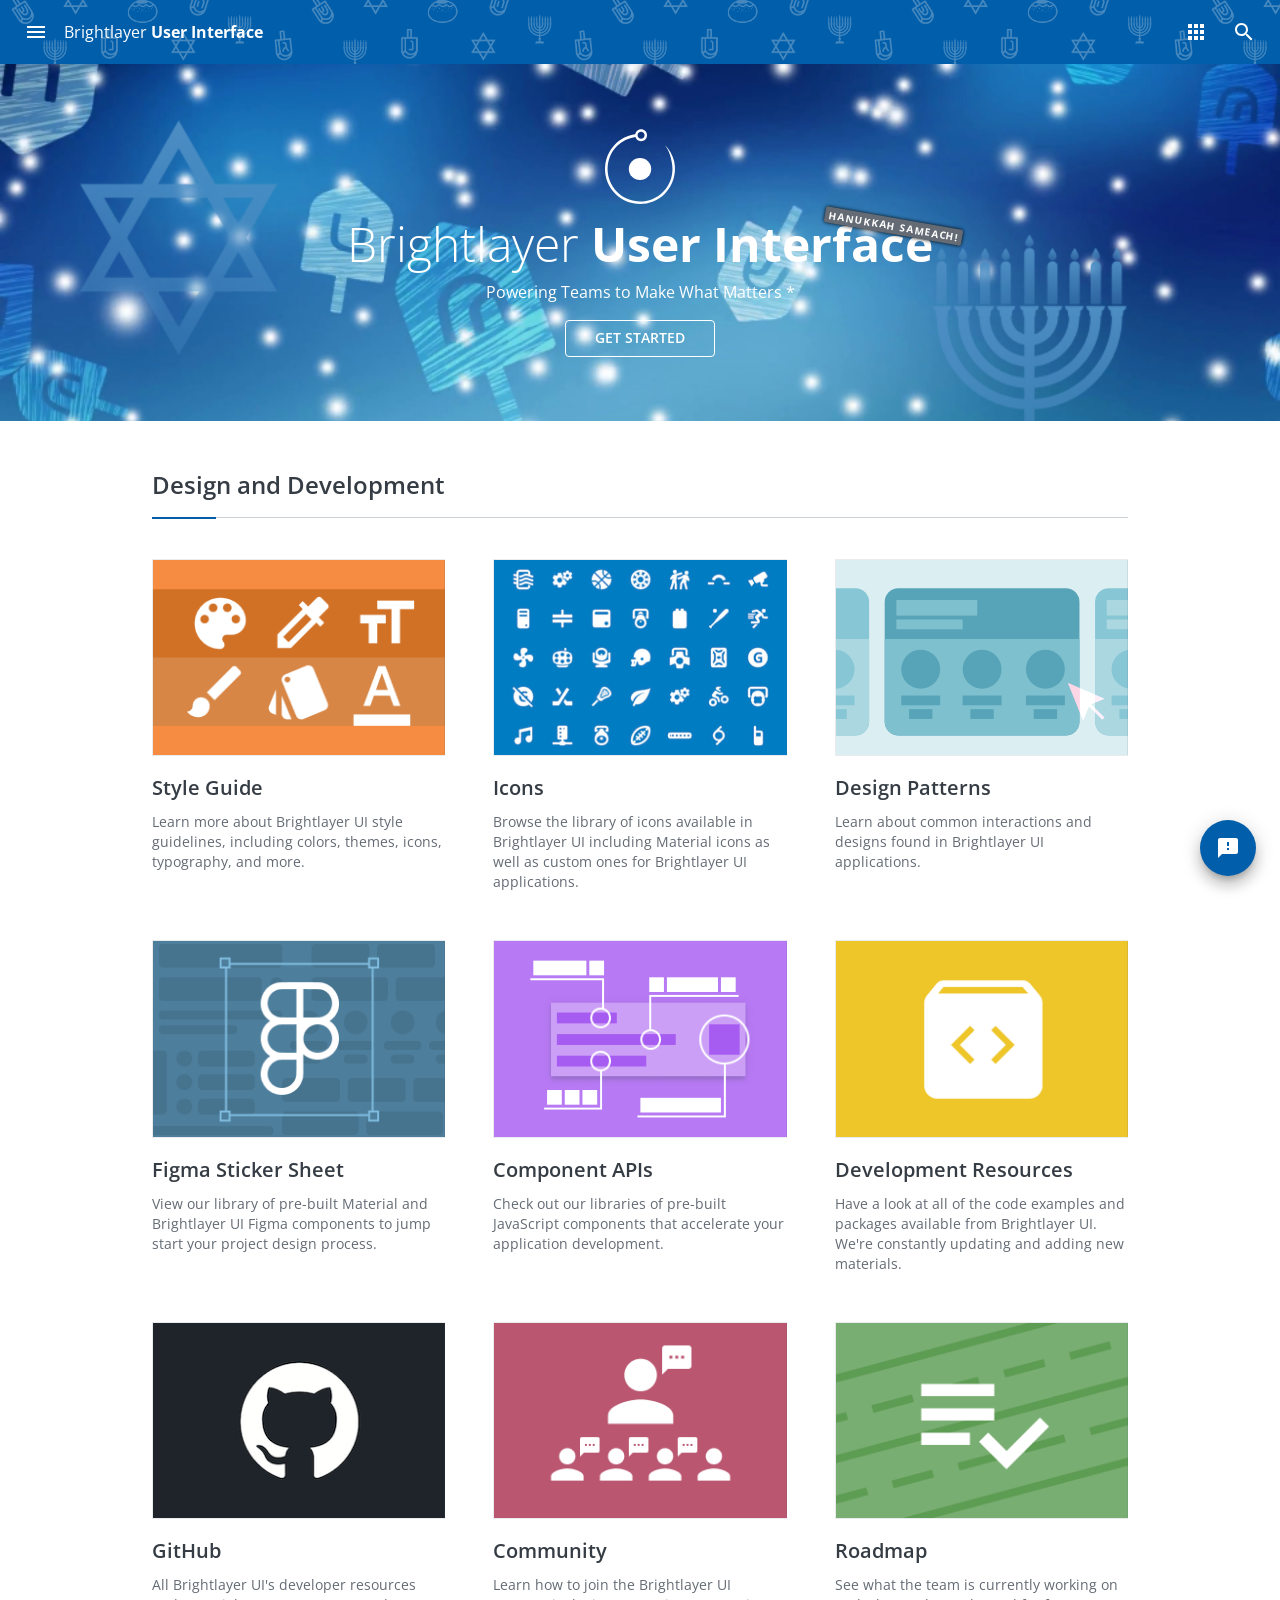
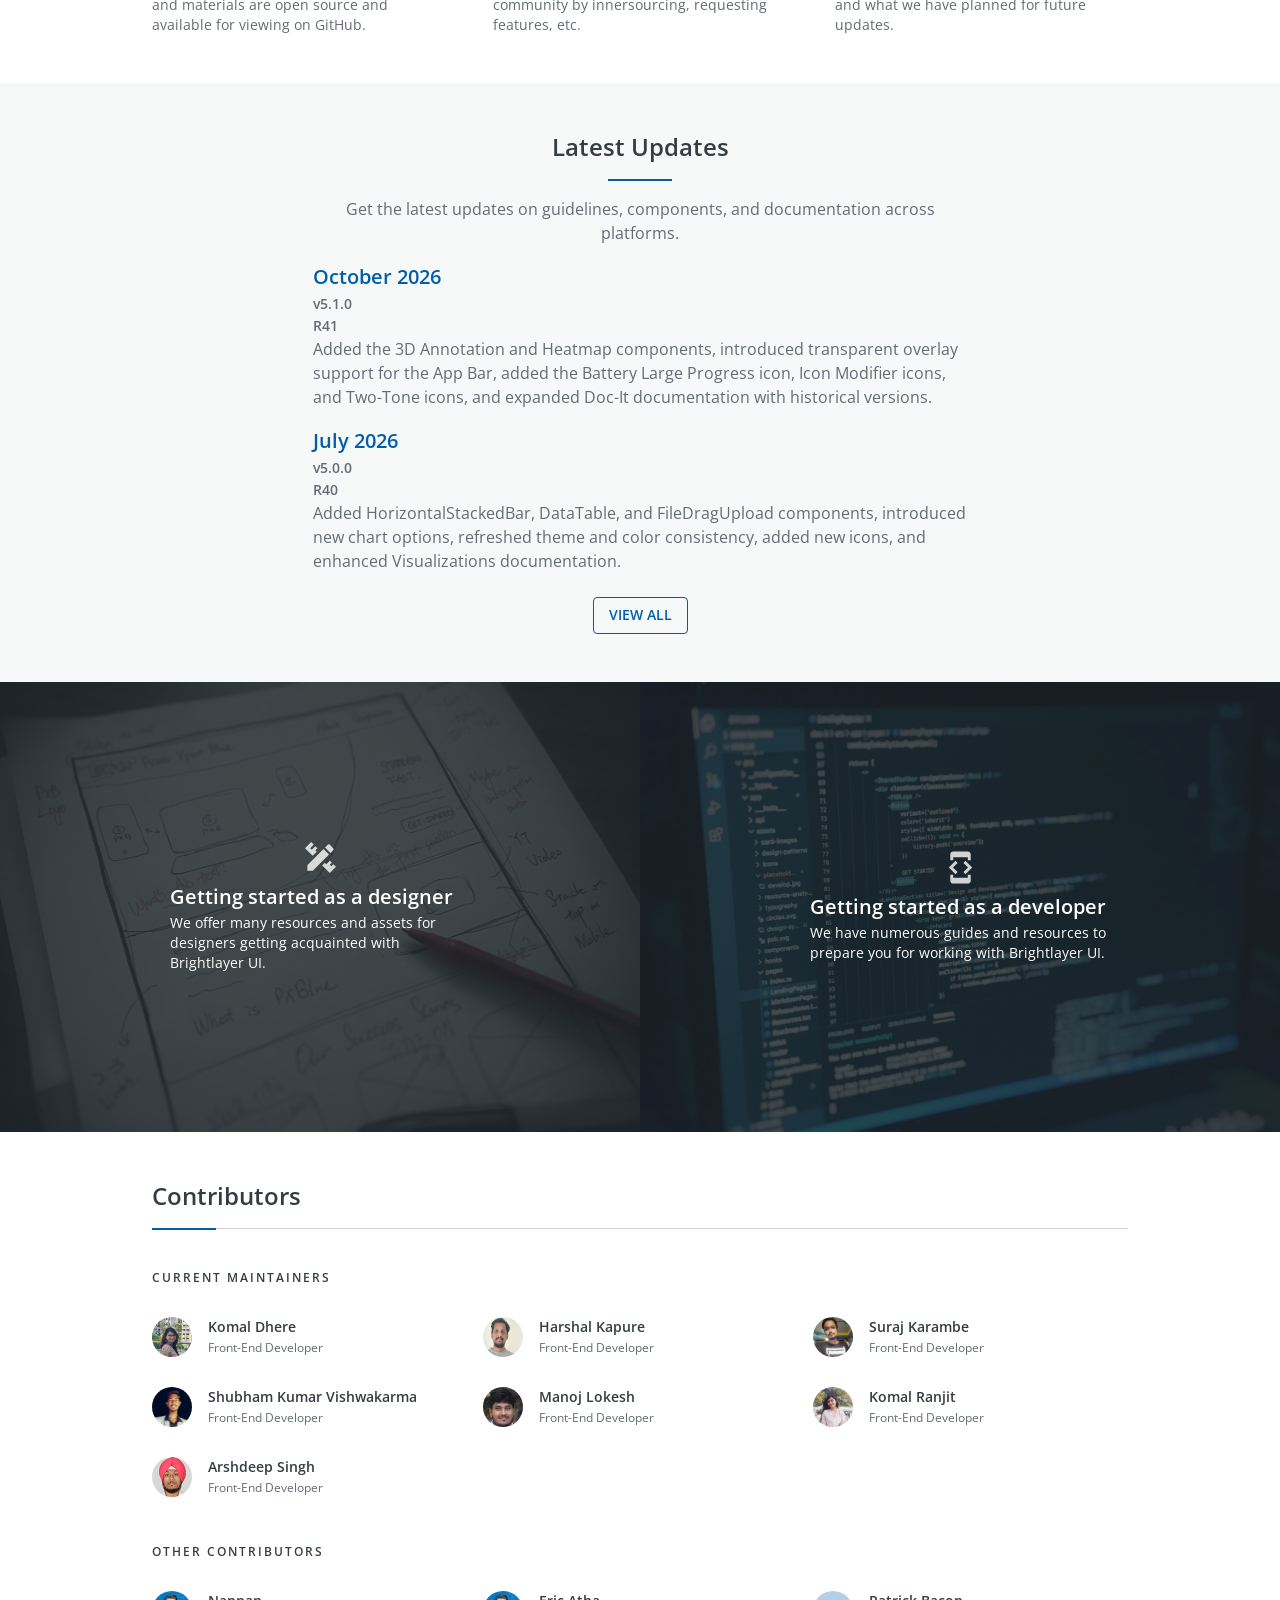
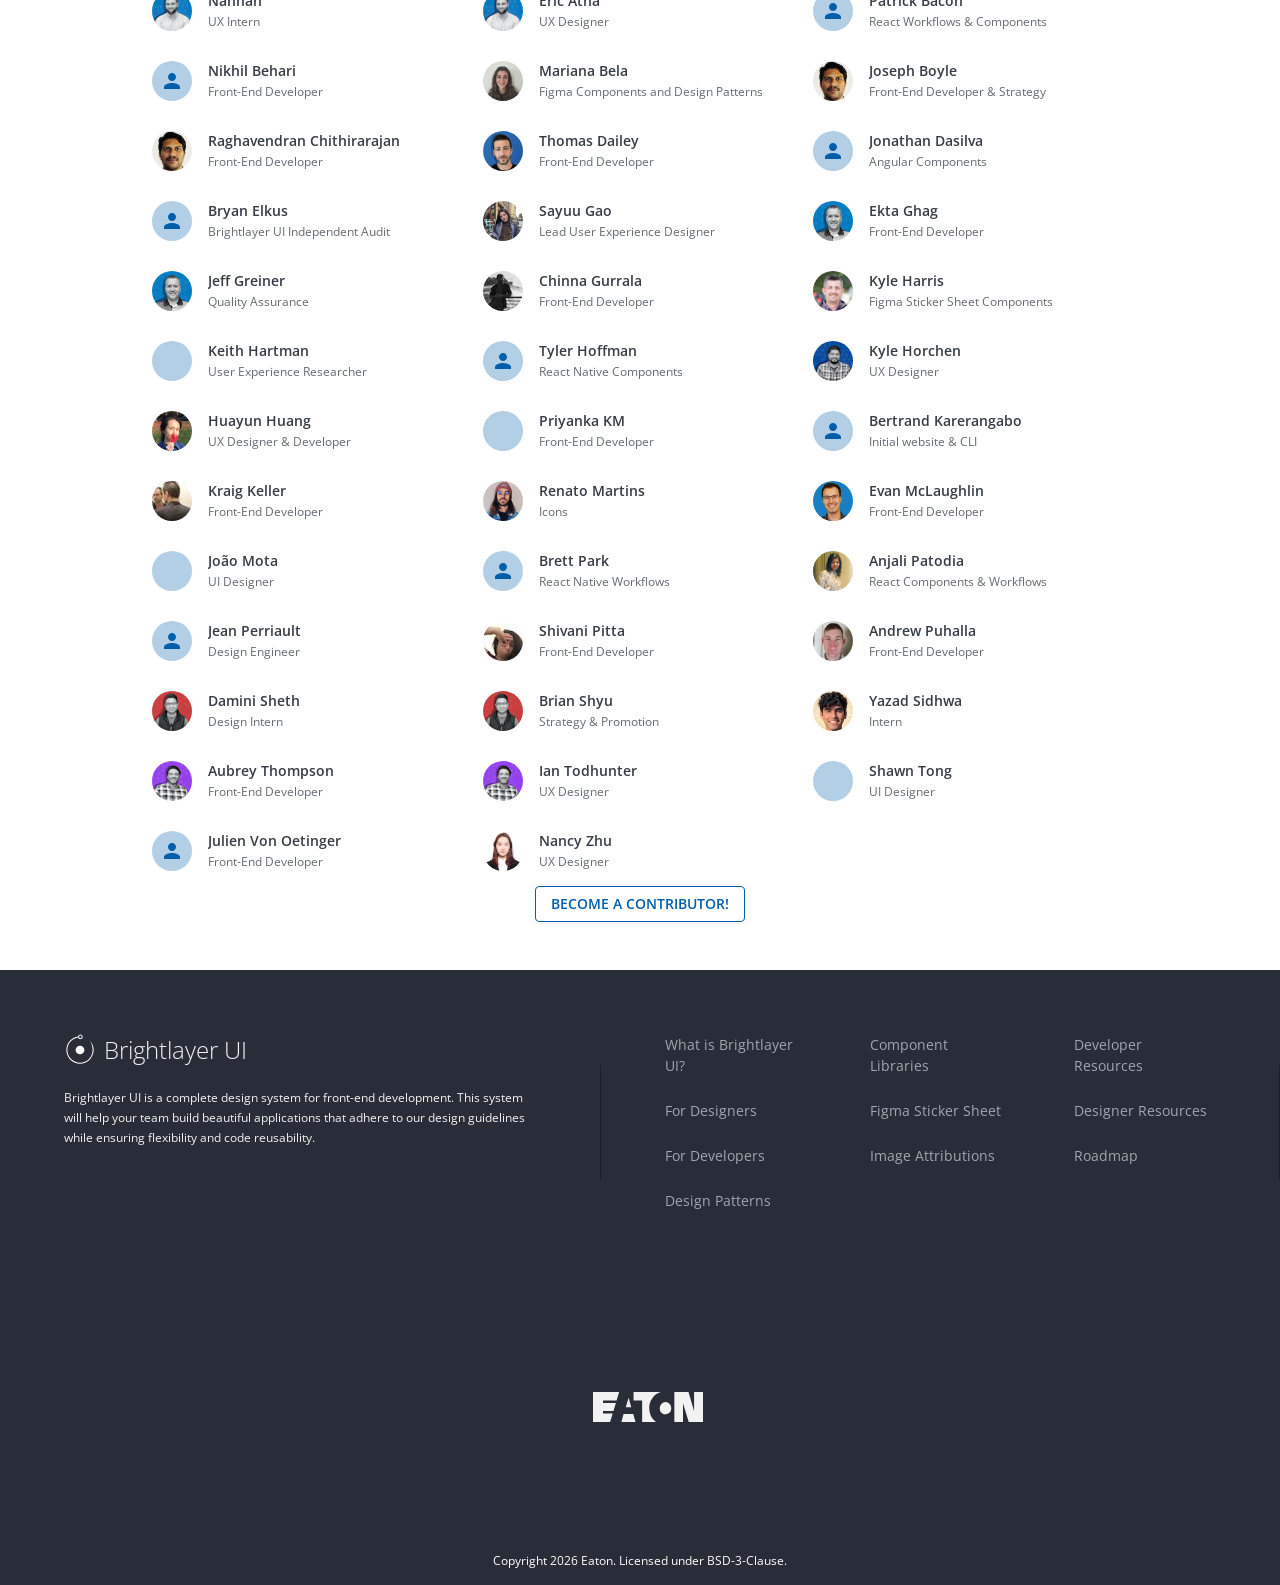
<file: index.html>
<!doctype html><html lang="en"><head><meta charset="utf-8"/><link rel="icon" href="/favico.png"/><meta name="viewport" content="width=device-width,initial-scale=1"/><meta name="theme-color" content="#007bc1"/><meta name="description" content="Documentation site for the Brightlayer UI design system."/><meta name="google-site-verification" content="iuEyJbuvDYHf_Ksbyb7W4CzOpQVTzoKWEPzZN4oOluk"/><link rel="apple-touch-icon" href="/images/pxblue192.png"/><link rel="manifest" href="/manifest.json"/><title>Brightlayer UI | Powering Teams to Make What Matters</title><script type="text/javascript">!function(i){if(i.search){var a={};i.search.slice(1).split("&").forEach(function(i){var l=i.split("=");a[l[0]]=l.slice(1).join("=").replace(/~and~/g,"&")}),void 0!==a.p&&window.history.replaceState(null,null,i.pathname.slice(0,-1)+(a.p||"")+(a.q?"?"+a.q:"")+i.hash)}}(window.location)</script><script defer="defer" src="/static/js/main.31c5ac38.js"></script><link href="/static/css/main.f0b42c11.css" rel="stylesheet"></head><body><noscript>You need to enable JavaScript to run this app.</noscript><div id="root"></div></body></html>
</file>
<file: static/css/main.f0b42c11.css>
.markdownH1:first-child{margin-top:40px}.markdownH1:first-child .MuiTypography-h4{font-size:3rem}.markdownH1:first-child .MuiIconButton-root{display:none}.markdownH1:not(:first-child){margin-top:96px}.headline:not(:first-child) .headline-text .MuiSvgIcon-root{opacity:0}.headline:not(:first-child) .headline-text:hover .MuiSvgIcon-root{opacity:.25}.headline:not(:first-child) .MuiIconButton-root:hover .MuiSvgIcon-root{opacity:1}.headline:not(:first-child) .MuiIconButton-root:active .MuiSvgIcon-root{opacity:.5}@media (hover:none){.headline:not(:first-child) .headline-text .MuiSvgIcon-root{opacity:.25}}@font-face{font-display:swap;font-family:Open Sans;font-style:normal;font-weight:300;src:url(/static/media/open-sans-cyrillic-ext-300-normal.d16bf2e4b1109c9abc16.woff2) format("woff2"),url(/static/media/open-sans-cyrillic-ext-300-normal.b7f345a6be3e5a55c5e5.woff) format("woff");unicode-range:u+0460-052f,u+1c80-1c8a,u+20b4,u+2de0-2dff,u+a640-a69f,u+fe2e-fe2f}@font-face{font-display:swap;font-family:Open Sans;font-style:normal;font-weight:300;src:url(/static/media/open-sans-cyrillic-300-normal.74bda5f9f2a8fe5b40d7.woff2) format("woff2"),url(/static/media/open-sans-cyrillic-300-normal.18be2526286494d89e93.woff) format("woff");unicode-range:u+0301,u+0400-045f,u+0490-0491,u+04b0-04b1,u+2116}@font-face{font-display:swap;font-family:Open Sans;font-style:normal;font-weight:300;src:url(/static/media/open-sans-greek-ext-300-normal.f4a22b6b6c16db47cd4e.woff2) format("woff2"),url(/static/media/open-sans-greek-ext-300-normal.c9731d5d87172c689871.woff) format("woff");unicode-range:u+1f??}@font-face{font-display:swap;font-family:Open Sans;font-style:normal;font-weight:300;src:url(/static/media/open-sans-greek-300-normal.5932700577bbf105fc38.woff2) format("woff2"),url(/static/media/open-sans-greek-300-normal.c814ffe2101530013807.woff) format("woff");unicode-range:u+0370-0377,u+037a-037f,u+0384-038a,u+038c,u+038e-03a1,u+03a3-03ff}@font-face{font-display:swap;font-family:Open Sans;font-style:normal;font-weight:300;src:url(/static/media/open-sans-hebrew-300-normal.c3d84bd003f6b4e39473.woff2) format("woff2"),url(/static/media/open-sans-hebrew-300-normal.6953c73ca896ed02fd6f.woff) format("woff");unicode-range:u+0307-0308,u+0590-05ff,u+200c-2010,u+20aa,u+25cc,u+fb1d-fb4f}@font-face{font-display:swap;font-family:Open Sans;font-style:normal;font-weight:300;src:url(/static/media/open-sans-math-300-normal.5243c3190fa67c3efebd.woff2) format("woff2"),url(/static/media/open-sans-math-300-normal.058a5b7c3a2f7367ffb7.woff) format("woff");unicode-range:u+0302-0303,u+0305,u+0307-0308,u+0310,u+0312,u+0315,u+031a,u+0326-0327,u+032c,u+032f-0330,u+0332-0333,u+0338,u+033a,u+0346,u+034d,u+0391-03a1,u+03a3-03a9,u+03b1-03c9,u+03d1,u+03d5-03d6,u+03f0-03f1,u+03f4-03f5,u+2016-2017,u+2034-2038,u+203c,u+2040,u+2043,u+2047,u+2050,u+2057,u+205f,u+2070-2071,u+2074-208e,u+2090-209c,u+20d0-20dc,u+20e1,u+20e5-20ef,u+2100-2112,u+2114-2115,u+2117-2121,u+2123-214f,u+2190,u+2192,u+2194-21ae,u+21b0-21e5,u+21f1-21f2,u+21f4-2211,u+2213-2214,u+2216-22ff,u+2308-230b,u+2310,u+2319,u+231c-2321,u+2336-237a,u+237c,u+2395,u+239b-23b7,u+23d0,u+23dc-23e1,u+2474-2475,u+25af,u+25b3,u+25b7,u+25bd,u+25c1,u+25ca,u+25cc,u+25fb,u+266d-266f,u+27c0-27ff,u+2900-2aff,u+2b0e-2b11,u+2b30-2b4c,u+2bfe,u+3030,u+ff5b,u+ff5d,u+1d400-1d7ff,u+1ee??}@font-face{font-display:swap;font-family:Open Sans;font-style:normal;font-weight:300;src:url(/static/media/open-sans-symbols-300-normal.fe729cd74c3b5f3a98d1.woff2) format("woff2"),url(/static/media/open-sans-symbols-300-normal.7c767f1d77be374b05b5.woff) format("woff");unicode-range:u+0001-000c,u+000e-001f,u+007f-009f,u+20dd-20e0,u+20e2-20e4,u+2150-218f,u+2190,u+2192,u+2194-2199,u+21af,u+21e6-21f0,u+21f3,u+2218-2219,u+2299,u+22c4-22c6,u+2300-243f,u+2440-244a,u+2460-24ff,u+25a0-27bf,u+28??,u+2921-2922,u+2981,u+29bf,u+29eb,u+2b??,u+4dc0-4dff,u+fff9-fffb,u+10140-1018e,u+10190-1019c,u+101a0,u+101d0-101fd,u+102e0-102fb,u+10e60-10e7e,u+1d2c0-1d2d3,u+1d2e0-1d37f,u+1f0??,u+1f100-1f1ad,u+1f1e6-1f1ff,u+1f30d-1f30f,u+1f315,u+1f31c,u+1f31e,u+1f320-1f32c,u+1f336,u+1f378,u+1f37d,u+1f382,u+1f393-1f39f,u+1f3a7-1f3a8,u+1f3ac-1f3af,u+1f3c2,u+1f3c4-1f3c6,u+1f3ca-1f3ce,u+1f3d4-1f3e0,u+1f3ed,u+1f3f1-1f3f3,u+1f3f5-1f3f7,u+1f408,u+1f415,u+1f41f,u+1f426,u+1f43f,u+1f441-1f442,u+1f444,u+1f446-1f449,u+1f44c-1f44e,u+1f453,u+1f46a,u+1f47d,u+1f4a3,u+1f4b0,u+1f4b3,u+1f4b9,u+1f4bb,u+1f4bf,u+1f4c8-1f4cb,u+1f4d6,u+1f4da,u+1f4df,u+1f4e3-1f4e6,u+1f4ea-1f4ed,u+1f4f7,u+1f4f9-1f4fb,u+1f4fd-1f4fe,u+1f503,u+1f507-1f50b,u+1f50d,u+1f512-1f513,u+1f53e-1f54a,u+1f54f-1f5fa,u+1f610,u+1f650-1f67f,u+1f687,u+1f68d,u+1f691,u+1f694,u+1f698,u+1f6ad,u+1f6b2,u+1f6b9-1f6ba,u+1f6bc,u+1f6c6-1f6cf,u+1f6d3-1f6d7,u+1f6e0-1f6ea,u+1f6f0-1f6f3,u+1f6f7-1f6fc,u+1f7??,u+1f800-1f80b,u+1f810-1f847,u+1f850-1f859,u+1f860-1f887,u+1f890-1f8ad,u+1f8b0-1f8bb,u+1f8c0-1f8c1,u+1f900-1f90b,u+1f93b,u+1f946,u+1f984,u+1f996,u+1f9e9,u+1fa00-1fa6f,u+1fa70-1fa7c,u+1fa80-1fa89,u+1fa8f-1fac6,u+1face-1fadc,u+1fadf-1fae9,u+1faf0-1faf8,u+1fb??}@font-face{font-display:swap;font-family:Open Sans;font-style:normal;font-weight:300;src:url(/static/media/open-sans-vietnamese-300-normal.2fcac5450658059e60a9.woff2) format("woff2"),url(/static/media/open-sans-vietnamese-300-normal.ffcd9f4bdb4c7de0d683.woff) format("woff");unicode-range:u+0102-0103,u+0110-0111,u+0128-0129,u+0168-0169,u+01a0-01a1,u+01af-01b0,u+0300-0301,u+0303-0304,u+0308-0309,u+0323,u+0329,u+1ea0-1ef9,u+20ab}@font-face{font-display:swap;font-family:Open Sans;font-style:normal;font-weight:300;src:url(/static/media/open-sans-latin-ext-300-normal.ee89308fb9190c85ecba.woff2) format("woff2"),url(/static/media/open-sans-latin-ext-300-normal.f7970a8f4aa785e0f907.woff) format("woff");unicode-range:u+0100-02ba,u+02bd-02c5,u+02c7-02cc,u+02ce-02d7,u+02dd-02ff,u+0304,u+0308,u+0329,u+1d00-1dbf,u+1e00-1e9f,u+1ef2-1eff,u+2020,u+20a0-20ab,u+20ad-20c0,u+2113,u+2c60-2c7f,u+a720-a7ff}@font-face{font-display:swap;font-family:Open Sans;font-style:normal;font-weight:300;src:url(/static/media/open-sans-latin-300-normal.8efb58098cf22e86e764.woff2) format("woff2"),url(/static/media/open-sans-latin-300-normal.fe010a468fe068fe12c1.woff) format("woff");unicode-range:u+00??,u+0131,u+0152-0153,u+02bb-02bc,u+02c6,u+02da,u+02dc,u+0304,u+0308,u+0329,u+2000-206f,u+20ac,u+2122,u+2191,u+2193,u+2212,u+2215,u+feff,u+fffd}@font-face{font-display:swap;font-family:Open Sans;font-style:italic;font-weight:300;src:url(/static/media/open-sans-cyrillic-ext-300-italic.b8c6696cd8f7253bc221.woff2) format("woff2"),url(/static/media/open-sans-cyrillic-ext-300-italic.5d31421d387f92ffc3eb.woff) format("woff");unicode-range:u+0460-052f,u+1c80-1c8a,u+20b4,u+2de0-2dff,u+a640-a69f,u+fe2e-fe2f}@font-face{font-display:swap;font-family:Open Sans;font-style:italic;font-weight:300;src:url(/static/media/open-sans-cyrillic-300-italic.7141353183b7de42c853.woff2) format("woff2"),url(/static/media/open-sans-cyrillic-300-italic.c85e9918b30c56e8c1c0.woff) format("woff");unicode-range:u+0301,u+0400-045f,u+0490-0491,u+04b0-04b1,u+2116}@font-face{font-display:swap;font-family:Open Sans;font-style:italic;font-weight:300;src:url(/static/media/open-sans-greek-ext-300-italic.b654673fa571c73a10e5.woff2) format("woff2"),url(/static/media/open-sans-greek-ext-300-italic.680e46a12c9748c1635f.woff) format("woff");unicode-range:u+1f??}@font-face{font-display:swap;font-family:Open Sans;font-style:italic;font-weight:300;src:url(/static/media/open-sans-greek-300-italic.c69a415ce14d551c2492.woff2) format("woff2"),url(/static/media/open-sans-greek-300-italic.0f7458bd20b8df2bcee0.woff) format("woff");unicode-range:u+0370-0377,u+037a-037f,u+0384-038a,u+038c,u+038e-03a1,u+03a3-03ff}@font-face{font-display:swap;font-family:Open Sans;font-style:italic;font-weight:300;src:url(/static/media/open-sans-hebrew-300-italic.f7bc0f7c56d0b543acfa.woff2) format("woff2"),url(/static/media/open-sans-hebrew-300-italic.c0d0ab6aee4a6084e9ec.woff) format("woff");unicode-range:u+0307-0308,u+0590-05ff,u+200c-2010,u+20aa,u+25cc,u+fb1d-fb4f}@font-face{font-display:swap;font-family:Open Sans;font-style:italic;font-weight:300;src:url(/static/media/open-sans-math-300-italic.e12abd844f832253fc33.woff2) format("woff2"),url(/static/media/open-sans-math-300-italic.20c39c159449f887009a.woff) format("woff");unicode-range:u+0302-0303,u+0305,u+0307-0308,u+0310,u+0312,u+0315,u+031a,u+0326-0327,u+032c,u+032f-0330,u+0332-0333,u+0338,u+033a,u+0346,u+034d,u+0391-03a1,u+03a3-03a9,u+03b1-03c9,u+03d1,u+03d5-03d6,u+03f0-03f1,u+03f4-03f5,u+2016-2017,u+2034-2038,u+203c,u+2040,u+2043,u+2047,u+2050,u+2057,u+205f,u+2070-2071,u+2074-208e,u+2090-209c,u+20d0-20dc,u+20e1,u+20e5-20ef,u+2100-2112,u+2114-2115,u+2117-2121,u+2123-214f,u+2190,u+2192,u+2194-21ae,u+21b0-21e5,u+21f1-21f2,u+21f4-2211,u+2213-2214,u+2216-22ff,u+2308-230b,u+2310,u+2319,u+231c-2321,u+2336-237a,u+237c,u+2395,u+239b-23b7,u+23d0,u+23dc-23e1,u+2474-2475,u+25af,u+25b3,u+25b7,u+25bd,u+25c1,u+25ca,u+25cc,u+25fb,u+266d-266f,u+27c0-27ff,u+2900-2aff,u+2b0e-2b11,u+2b30-2b4c,u+2bfe,u+3030,u+ff5b,u+ff5d,u+1d400-1d7ff,u+1ee??}@font-face{font-display:swap;font-family:Open Sans;font-style:italic;font-weight:300;src:url(/static/media/open-sans-symbols-300-italic.bca23bcc659280aafde7.woff2) format("woff2"),url(/static/media/open-sans-symbols-300-italic.c1b4b0282a3549803e95.woff) format("woff");unicode-range:u+0001-000c,u+000e-001f,u+007f-009f,u+20dd-20e0,u+20e2-20e4,u+2150-218f,u+2190,u+2192,u+2194-2199,u+21af,u+21e6-21f0,u+21f3,u+2218-2219,u+2299,u+22c4-22c6,u+2300-243f,u+2440-244a,u+2460-24ff,u+25a0-27bf,u+28??,u+2921-2922,u+2981,u+29bf,u+29eb,u+2b??,u+4dc0-4dff,u+fff9-fffb,u+10140-1018e,u+10190-1019c,u+101a0,u+101d0-101fd,u+102e0-102fb,u+10e60-10e7e,u+1d2c0-1d2d3,u+1d2e0-1d37f,u+1f0??,u+1f100-1f1ad,u+1f1e6-1f1ff,u+1f30d-1f30f,u+1f315,u+1f31c,u+1f31e,u+1f320-1f32c,u+1f336,u+1f378,u+1f37d,u+1f382,u+1f393-1f39f,u+1f3a7-1f3a8,u+1f3ac-1f3af,u+1f3c2,u+1f3c4-1f3c6,u+1f3ca-1f3ce,u+1f3d4-1f3e0,u+1f3ed,u+1f3f1-1f3f3,u+1f3f5-1f3f7,u+1f408,u+1f415,u+1f41f,u+1f426,u+1f43f,u+1f441-1f442,u+1f444,u+1f446-1f449,u+1f44c-1f44e,u+1f453,u+1f46a,u+1f47d,u+1f4a3,u+1f4b0,u+1f4b3,u+1f4b9,u+1f4bb,u+1f4bf,u+1f4c8-1f4cb,u+1f4d6,u+1f4da,u+1f4df,u+1f4e3-1f4e6,u+1f4ea-1f4ed,u+1f4f7,u+1f4f9-1f4fb,u+1f4fd-1f4fe,u+1f503,u+1f507-1f50b,u+1f50d,u+1f512-1f513,u+1f53e-1f54a,u+1f54f-1f5fa,u+1f610,u+1f650-1f67f,u+1f687,u+1f68d,u+1f691,u+1f694,u+1f698,u+1f6ad,u+1f6b2,u+1f6b9-1f6ba,u+1f6bc,u+1f6c6-1f6cf,u+1f6d3-1f6d7,u+1f6e0-1f6ea,u+1f6f0-1f6f3,u+1f6f7-1f6fc,u+1f7??,u+1f800-1f80b,u+1f810-1f847,u+1f850-1f859,u+1f860-1f887,u+1f890-1f8ad,u+1f8b0-1f8bb,u+1f8c0-1f8c1,u+1f900-1f90b,u+1f93b,u+1f946,u+1f984,u+1f996,u+1f9e9,u+1fa00-1fa6f,u+1fa70-1fa7c,u+1fa80-1fa89,u+1fa8f-1fac6,u+1face-1fadc,u+1fadf-1fae9,u+1faf0-1faf8,u+1fb??}@font-face{font-display:swap;font-family:Open Sans;font-style:italic;font-weight:300;src:url(/static/media/open-sans-vietnamese-300-italic.f4f285dad85dae75efb0.woff2) format("woff2"),url(/static/media/open-sans-vietnamese-300-italic.ed86aac58fb938d0ed80.woff) format("woff");unicode-range:u+0102-0103,u+0110-0111,u+0128-0129,u+0168-0169,u+01a0-01a1,u+01af-01b0,u+0300-0301,u+0303-0304,u+0308-0309,u+0323,u+0329,u+1ea0-1ef9,u+20ab}@font-face{font-display:swap;font-family:Open Sans;font-style:italic;font-weight:300;src:url(/static/media/open-sans-latin-ext-300-italic.4295e9e1a01421f5a875.woff2) format("woff2"),url(/static/media/open-sans-latin-ext-300-italic.b03023475163b9bf47fb.woff) format("woff");unicode-range:u+0100-02ba,u+02bd-02c5,u+02c7-02cc,u+02ce-02d7,u+02dd-02ff,u+0304,u+0308,u+0329,u+1d00-1dbf,u+1e00-1e9f,u+1ef2-1eff,u+2020,u+20a0-20ab,u+20ad-20c0,u+2113,u+2c60-2c7f,u+a720-a7ff}@font-face{font-display:swap;font-family:Open Sans;font-style:italic;font-weight:300;src:url(/static/media/open-sans-latin-300-italic.a1a335e2b8559fb9735d.woff2) format("woff2"),url(/static/media/open-sans-latin-300-italic.23092564a41b04adc647.woff) format("woff");unicode-range:u+00??,u+0131,u+0152-0153,u+02bb-02bc,u+02c6,u+02da,u+02dc,u+0304,u+0308,u+0329,u+2000-206f,u+20ac,u+2122,u+2191,u+2193,u+2212,u+2215,u+feff,u+fffd}@font-face{font-display:swap;font-family:Open Sans;font-style:normal;font-weight:400;src:url(/static/media/open-sans-cyrillic-ext-400-normal.9b6355dc8d1fd24e44b4.woff2) format("woff2"),url(/static/media/open-sans-cyrillic-ext-400-normal.0f36429828b6581ab285.woff) format("woff");unicode-range:u+0460-052f,u+1c80-1c8a,u+20b4,u+2de0-2dff,u+a640-a69f,u+fe2e-fe2f}@font-face{font-display:swap;font-family:Open Sans;font-style:normal;font-weight:400;src:url(/static/media/open-sans-cyrillic-400-normal.625d541cd66f7e0ab808.woff2) format("woff2"),url(/static/media/open-sans-cyrillic-400-normal.c1caca2dd5fc5dd63078.woff) format("woff");unicode-range:u+0301,u+0400-045f,u+0490-0491,u+04b0-04b1,u+2116}@font-face{font-display:swap;font-family:Open Sans;font-style:normal;font-weight:400;src:url(/static/media/open-sans-greek-ext-400-normal.f8c9501b18e9934c4ed2.woff2) format("woff2"),url(/static/media/open-sans-greek-ext-400-normal.ab356a4aeff791f88882.woff) format("woff");unicode-range:u+1f??}@font-face{font-display:swap;font-family:Open Sans;font-style:normal;font-weight:400;src:url(/static/media/open-sans-greek-400-normal.20c1f08f4474113b0f50.woff2) format("woff2"),url(/static/media/open-sans-greek-400-normal.060889a5db4ab436aede.woff) format("woff");unicode-range:u+0370-0377,u+037a-037f,u+0384-038a,u+038c,u+038e-03a1,u+03a3-03ff}@font-face{font-display:swap;font-family:Open Sans;font-style:normal;font-weight:400;src:url(/static/media/open-sans-hebrew-400-normal.eddd08e8740ebbd78b64.woff2) format("woff2"),url(/static/media/open-sans-hebrew-400-normal.4e1539cf264ea94342cb.woff) format("woff");unicode-range:u+0307-0308,u+0590-05ff,u+200c-2010,u+20aa,u+25cc,u+fb1d-fb4f}@font-face{font-display:swap;font-family:Open Sans;font-style:normal;font-weight:400;src:url(/static/media/open-sans-math-400-normal.e067abc4a45bd68b2ac3.woff2) format("woff2"),url(/static/media/open-sans-math-400-normal.a00330f1650b5c09182c.woff) format("woff");unicode-range:u+0302-0303,u+0305,u+0307-0308,u+0310,u+0312,u+0315,u+031a,u+0326-0327,u+032c,u+032f-0330,u+0332-0333,u+0338,u+033a,u+0346,u+034d,u+0391-03a1,u+03a3-03a9,u+03b1-03c9,u+03d1,u+03d5-03d6,u+03f0-03f1,u+03f4-03f5,u+2016-2017,u+2034-2038,u+203c,u+2040,u+2043,u+2047,u+2050,u+2057,u+205f,u+2070-2071,u+2074-208e,u+2090-209c,u+20d0-20dc,u+20e1,u+20e5-20ef,u+2100-2112,u+2114-2115,u+2117-2121,u+2123-214f,u+2190,u+2192,u+2194-21ae,u+21b0-21e5,u+21f1-21f2,u+21f4-2211,u+2213-2214,u+2216-22ff,u+2308-230b,u+2310,u+2319,u+231c-2321,u+2336-237a,u+237c,u+2395,u+239b-23b7,u+23d0,u+23dc-23e1,u+2474-2475,u+25af,u+25b3,u+25b7,u+25bd,u+25c1,u+25ca,u+25cc,u+25fb,u+266d-266f,u+27c0-27ff,u+2900-2aff,u+2b0e-2b11,u+2b30-2b4c,u+2bfe,u+3030,u+ff5b,u+ff5d,u+1d400-1d7ff,u+1ee??}@font-face{font-display:swap;font-family:Open Sans;font-style:normal;font-weight:400;src:url(/static/media/open-sans-symbols-400-normal.81aab70ef6e3c88f32a3.woff2) format("woff2"),url(/static/media/open-sans-symbols-400-normal.a0a35bfa8551f5d3285d.woff) format("woff");unicode-range:u+0001-000c,u+000e-001f,u+007f-009f,u+20dd-20e0,u+20e2-20e4,u+2150-218f,u+2190,u+2192,u+2194-2199,u+21af,u+21e6-21f0,u+21f3,u+2218-2219,u+2299,u+22c4-22c6,u+2300-243f,u+2440-244a,u+2460-24ff,u+25a0-27bf,u+28??,u+2921-2922,u+2981,u+29bf,u+29eb,u+2b??,u+4dc0-4dff,u+fff9-fffb,u+10140-1018e,u+10190-1019c,u+101a0,u+101d0-101fd,u+102e0-102fb,u+10e60-10e7e,u+1d2c0-1d2d3,u+1d2e0-1d37f,u+1f0??,u+1f100-1f1ad,u+1f1e6-1f1ff,u+1f30d-1f30f,u+1f315,u+1f31c,u+1f31e,u+1f320-1f32c,u+1f336,u+1f378,u+1f37d,u+1f382,u+1f393-1f39f,u+1f3a7-1f3a8,u+1f3ac-1f3af,u+1f3c2,u+1f3c4-1f3c6,u+1f3ca-1f3ce,u+1f3d4-1f3e0,u+1f3ed,u+1f3f1-1f3f3,u+1f3f5-1f3f7,u+1f408,u+1f415,u+1f41f,u+1f426,u+1f43f,u+1f441-1f442,u+1f444,u+1f446-1f449,u+1f44c-1f44e,u+1f453,u+1f46a,u+1f47d,u+1f4a3,u+1f4b0,u+1f4b3,u+1f4b9,u+1f4bb,u+1f4bf,u+1f4c8-1f4cb,u+1f4d6,u+1f4da,u+1f4df,u+1f4e3-1f4e6,u+1f4ea-1f4ed,u+1f4f7,u+1f4f9-1f4fb,u+1f4fd-1f4fe,u+1f503,u+1f507-1f50b,u+1f50d,u+1f512-1f513,u+1f53e-1f54a,u+1f54f-1f5fa,u+1f610,u+1f650-1f67f,u+1f687,u+1f68d,u+1f691,u+1f694,u+1f698,u+1f6ad,u+1f6b2,u+1f6b9-1f6ba,u+1f6bc,u+1f6c6-1f6cf,u+1f6d3-1f6d7,u+1f6e0-1f6ea,u+1f6f0-1f6f3,u+1f6f7-1f6fc,u+1f7??,u+1f800-1f80b,u+1f810-1f847,u+1f850-1f859,u+1f860-1f887,u+1f890-1f8ad,u+1f8b0-1f8bb,u+1f8c0-1f8c1,u+1f900-1f90b,u+1f93b,u+1f946,u+1f984,u+1f996,u+1f9e9,u+1fa00-1fa6f,u+1fa70-1fa7c,u+1fa80-1fa89,u+1fa8f-1fac6,u+1face-1fadc,u+1fadf-1fae9,u+1faf0-1faf8,u+1fb??}@font-face{font-display:swap;font-family:Open Sans;font-style:normal;font-weight:400;src:url(/static/media/open-sans-vietnamese-400-normal.82861daf02bfd8c311d2.woff2) format("woff2"),url(/static/media/open-sans-vietnamese-400-normal.7c3b56a39decb65fa26f.woff) format("woff");unicode-range:u+0102-0103,u+0110-0111,u+0128-0129,u+0168-0169,u+01a0-01a1,u+01af-01b0,u+0300-0301,u+0303-0304,u+0308-0309,u+0323,u+0329,u+1ea0-1ef9,u+20ab}@font-face{font-display:swap;font-family:Open Sans;font-style:normal;font-weight:400;src:url(/static/media/open-sans-latin-ext-400-normal.6fd6f861b82223b1fe88.woff2) format("woff2"),url(/static/media/open-sans-latin-ext-400-normal.9a552a0b4c2f7bb7af94.woff) format("woff");unicode-range:u+0100-02ba,u+02bd-02c5,u+02c7-02cc,u+02ce-02d7,u+02dd-02ff,u+0304,u+0308,u+0329,u+1d00-1dbf,u+1e00-1e9f,u+1ef2-1eff,u+2020,u+20a0-20ab,u+20ad-20c0,u+2113,u+2c60-2c7f,u+a720-a7ff}@font-face{font-display:swap;font-family:Open Sans;font-style:normal;font-weight:400;src:url(/static/media/open-sans-latin-400-normal.4a40e7d3a1b2ee1687a1.woff2) format("woff2"),url(/static/media/open-sans-latin-400-normal.6966065686166619e277.woff) format("woff");unicode-range:u+00??,u+0131,u+0152-0153,u+02bb-02bc,u+02c6,u+02da,u+02dc,u+0304,u+0308,u+0329,u+2000-206f,u+20ac,u+2122,u+2191,u+2193,u+2212,u+2215,u+feff,u+fffd}@font-face{font-display:swap;font-family:Open Sans;font-style:italic;font-weight:400;src:url(/static/media/open-sans-cyrillic-ext-400-italic.c6b4b916a6ffdca4a265.woff2) format("woff2"),url(/static/media/open-sans-cyrillic-ext-400-italic.c33b97c8312ee6f5b662.woff) format("woff");unicode-range:u+0460-052f,u+1c80-1c8a,u+20b4,u+2de0-2dff,u+a640-a69f,u+fe2e-fe2f}@font-face{font-display:swap;font-family:Open Sans;font-style:italic;font-weight:400;src:url(/static/media/open-sans-cyrillic-400-italic.76d19ec74aeeb295b890.woff2) format("woff2"),url(/static/media/open-sans-cyrillic-400-italic.d7314ef18a0f78178979.woff) format("woff");unicode-range:u+0301,u+0400-045f,u+0490-0491,u+04b0-04b1,u+2116}@font-face{font-display:swap;font-family:Open Sans;font-style:italic;font-weight:400;src:url(/static/media/open-sans-greek-ext-400-italic.2351729df4b3b4370fc5.woff2) format("woff2"),url(/static/media/open-sans-greek-ext-400-italic.9224123bfb0c54d7af2d.woff) format("woff");unicode-range:u+1f??}@font-face{font-display:swap;font-family:Open Sans;font-style:italic;font-weight:400;src:url(/static/media/open-sans-greek-400-italic.fc45a316ae9ad8fd01b3.woff2) format("woff2"),url(/static/media/open-sans-greek-400-italic.eee68a1746da020c398d.woff) format("woff");unicode-range:u+0370-0377,u+037a-037f,u+0384-038a,u+038c,u+038e-03a1,u+03a3-03ff}@font-face{font-display:swap;font-family:Open Sans;font-style:italic;font-weight:400;src:url(/static/media/open-sans-hebrew-400-italic.dbce921c0eadf800043b.woff2) format("woff2"),url(/static/media/open-sans-hebrew-400-italic.f0a420554211202c07bb.woff) format("woff");unicode-range:u+0307-0308,u+0590-05ff,u+200c-2010,u+20aa,u+25cc,u+fb1d-fb4f}@font-face{font-display:swap;font-family:Open Sans;font-style:italic;font-weight:400;src:url(/static/media/open-sans-math-400-italic.2a5d2c550627a92cba21.woff2) format("woff2"),url(/static/media/open-sans-math-400-italic.a457895128e41ef57ba7.woff) format("woff");unicode-range:u+0302-0303,u+0305,u+0307-0308,u+0310,u+0312,u+0315,u+031a,u+0326-0327,u+032c,u+032f-0330,u+0332-0333,u+0338,u+033a,u+0346,u+034d,u+0391-03a1,u+03a3-03a9,u+03b1-03c9,u+03d1,u+03d5-03d6,u+03f0-03f1,u+03f4-03f5,u+2016-2017,u+2034-2038,u+203c,u+2040,u+2043,u+2047,u+2050,u+2057,u+205f,u+2070-2071,u+2074-208e,u+2090-209c,u+20d0-20dc,u+20e1,u+20e5-20ef,u+2100-2112,u+2114-2115,u+2117-2121,u+2123-214f,u+2190,u+2192,u+2194-21ae,u+21b0-21e5,u+21f1-21f2,u+21f4-2211,u+2213-2214,u+2216-22ff,u+2308-230b,u+2310,u+2319,u+231c-2321,u+2336-237a,u+237c,u+2395,u+239b-23b7,u+23d0,u+23dc-23e1,u+2474-2475,u+25af,u+25b3,u+25b7,u+25bd,u+25c1,u+25ca,u+25cc,u+25fb,u+266d-266f,u+27c0-27ff,u+2900-2aff,u+2b0e-2b11,u+2b30-2b4c,u+2bfe,u+3030,u+ff5b,u+ff5d,u+1d400-1d7ff,u+1ee??}@font-face{font-display:swap;font-family:Open Sans;font-style:italic;font-weight:400;src:url(/static/media/open-sans-symbols-400-italic.74845db3ec3de752536e.woff2) format("woff2"),url(/static/media/open-sans-symbols-400-italic.c5bf962b709361c61350.woff) format("woff");unicode-range:u+0001-000c,u+000e-001f,u+007f-009f,u+20dd-20e0,u+20e2-20e4,u+2150-218f,u+2190,u+2192,u+2194-2199,u+21af,u+21e6-21f0,u+21f3,u+2218-2219,u+2299,u+22c4-22c6,u+2300-243f,u+2440-244a,u+2460-24ff,u+25a0-27bf,u+28??,u+2921-2922,u+2981,u+29bf,u+29eb,u+2b??,u+4dc0-4dff,u+fff9-fffb,u+10140-1018e,u+10190-1019c,u+101a0,u+101d0-101fd,u+102e0-102fb,u+10e60-10e7e,u+1d2c0-1d2d3,u+1d2e0-1d37f,u+1f0??,u+1f100-1f1ad,u+1f1e6-1f1ff,u+1f30d-1f30f,u+1f315,u+1f31c,u+1f31e,u+1f320-1f32c,u+1f336,u+1f378,u+1f37d,u+1f382,u+1f393-1f39f,u+1f3a7-1f3a8,u+1f3ac-1f3af,u+1f3c2,u+1f3c4-1f3c6,u+1f3ca-1f3ce,u+1f3d4-1f3e0,u+1f3ed,u+1f3f1-1f3f3,u+1f3f5-1f3f7,u+1f408,u+1f415,u+1f41f,u+1f426,u+1f43f,u+1f441-1f442,u+1f444,u+1f446-1f449,u+1f44c-1f44e,u+1f453,u+1f46a,u+1f47d,u+1f4a3,u+1f4b0,u+1f4b3,u+1f4b9,u+1f4bb,u+1f4bf,u+1f4c8-1f4cb,u+1f4d6,u+1f4da,u+1f4df,u+1f4e3-1f4e6,u+1f4ea-1f4ed,u+1f4f7,u+1f4f9-1f4fb,u+1f4fd-1f4fe,u+1f503,u+1f507-1f50b,u+1f50d,u+1f512-1f513,u+1f53e-1f54a,u+1f54f-1f5fa,u+1f610,u+1f650-1f67f,u+1f687,u+1f68d,u+1f691,u+1f694,u+1f698,u+1f6ad,u+1f6b2,u+1f6b9-1f6ba,u+1f6bc,u+1f6c6-1f6cf,u+1f6d3-1f6d7,u+1f6e0-1f6ea,u+1f6f0-1f6f3,u+1f6f7-1f6fc,u+1f7??,u+1f800-1f80b,u+1f810-1f847,u+1f850-1f859,u+1f860-1f887,u+1f890-1f8ad,u+1f8b0-1f8bb,u+1f8c0-1f8c1,u+1f900-1f90b,u+1f93b,u+1f946,u+1f984,u+1f996,u+1f9e9,u+1fa00-1fa6f,u+1fa70-1fa7c,u+1fa80-1fa89,u+1fa8f-1fac6,u+1face-1fadc,u+1fadf-1fae9,u+1faf0-1faf8,u+1fb??}@font-face{font-display:swap;font-family:Open Sans;font-style:italic;font-weight:400;src:url(/static/media/open-sans-vietnamese-400-italic.3f5c5b4f58862582ca8b.woff2) format("woff2"),url(/static/media/open-sans-vietnamese-400-italic.f4f1f1f3e94696fc9d06.woff) format("woff");unicode-range:u+0102-0103,u+0110-0111,u+0128-0129,u+0168-0169,u+01a0-01a1,u+01af-01b0,u+0300-0301,u+0303-0304,u+0308-0309,u+0323,u+0329,u+1ea0-1ef9,u+20ab}@font-face{font-display:swap;font-family:Open Sans;font-style:italic;font-weight:400;src:url(/static/media/open-sans-latin-ext-400-italic.9bb3015a243c40f9b574.woff2) format("woff2"),url(/static/media/open-sans-latin-ext-400-italic.7927e3395df853ce7a23.woff) format("woff");unicode-range:u+0100-02ba,u+02bd-02c5,u+02c7-02cc,u+02ce-02d7,u+02dd-02ff,u+0304,u+0308,u+0329,u+1d00-1dbf,u+1e00-1e9f,u+1ef2-1eff,u+2020,u+20a0-20ab,u+20ad-20c0,u+2113,u+2c60-2c7f,u+a720-a7ff}@font-face{font-display:swap;font-family:Open Sans;font-style:italic;font-weight:400;src:url(/static/media/open-sans-latin-400-italic.50a67696a6506e40043e.woff2) format("woff2"),url(/static/media/open-sans-latin-400-italic.faaf6d7e989c969a4f9e.woff) format("woff");unicode-range:u+00??,u+0131,u+0152-0153,u+02bb-02bc,u+02c6,u+02da,u+02dc,u+0304,u+0308,u+0329,u+2000-206f,u+20ac,u+2122,u+2191,u+2193,u+2212,u+2215,u+feff,u+fffd}@font-face{font-display:swap;font-family:Open Sans;font-style:normal;font-weight:600;src:url(/static/media/open-sans-cyrillic-ext-600-normal.f93e83a046eb3be3040d.woff2) format("woff2"),url(/static/media/open-sans-cyrillic-ext-600-normal.6463c9244f8b9ba576a3.woff) format("woff");unicode-range:u+0460-052f,u+1c80-1c8a,u+20b4,u+2de0-2dff,u+a640-a69f,u+fe2e-fe2f}@font-face{font-display:swap;font-family:Open Sans;font-style:normal;font-weight:600;src:url(/static/media/open-sans-cyrillic-600-normal.2bdcc6d692509a1b32d1.woff2) format("woff2"),url(/static/media/open-sans-cyrillic-600-normal.e01c36adb48f3a5667cc.woff) format("woff");unicode-range:u+0301,u+0400-045f,u+0490-0491,u+04b0-04b1,u+2116}@font-face{font-display:swap;font-family:Open Sans;font-style:normal;font-weight:600;src:url(/static/media/open-sans-greek-ext-600-normal.a6d0df843253789077ed.woff2) format("woff2"),url(/static/media/open-sans-greek-ext-600-normal.cfe83211cc01a5b41d81.woff) format("woff");unicode-range:u+1f??}@font-face{font-display:swap;font-family:Open Sans;font-style:normal;font-weight:600;src:url(/static/media/open-sans-greek-600-normal.684f3d7962f39f678dc4.woff2) format("woff2"),url(/static/media/open-sans-greek-600-normal.12f4857cbcd916e5a2d0.woff) format("woff");unicode-range:u+0370-0377,u+037a-037f,u+0384-038a,u+038c,u+038e-03a1,u+03a3-03ff}@font-face{font-display:swap;font-family:Open Sans;font-style:normal;font-weight:600;src:url(/static/media/open-sans-hebrew-600-normal.505ad5932f62891c9353.woff2) format("woff2"),url(/static/media/open-sans-hebrew-600-normal.f6bb1da9a41479df062d.woff) format("woff");unicode-range:u+0307-0308,u+0590-05ff,u+200c-2010,u+20aa,u+25cc,u+fb1d-fb4f}@font-face{font-display:swap;font-family:Open Sans;font-style:normal;font-weight:600;src:url(/static/media/open-sans-math-600-normal.501e5ee315ab705dd863.woff2) format("woff2"),url(/static/media/open-sans-math-600-normal.504ea87ff328bf37c8ee.woff) format("woff");unicode-range:u+0302-0303,u+0305,u+0307-0308,u+0310,u+0312,u+0315,u+031a,u+0326-0327,u+032c,u+032f-0330,u+0332-0333,u+0338,u+033a,u+0346,u+034d,u+0391-03a1,u+03a3-03a9,u+03b1-03c9,u+03d1,u+03d5-03d6,u+03f0-03f1,u+03f4-03f5,u+2016-2017,u+2034-2038,u+203c,u+2040,u+2043,u+2047,u+2050,u+2057,u+205f,u+2070-2071,u+2074-208e,u+2090-209c,u+20d0-20dc,u+20e1,u+20e5-20ef,u+2100-2112,u+2114-2115,u+2117-2121,u+2123-214f,u+2190,u+2192,u+2194-21ae,u+21b0-21e5,u+21f1-21f2,u+21f4-2211,u+2213-2214,u+2216-22ff,u+2308-230b,u+2310,u+2319,u+231c-2321,u+2336-237a,u+237c,u+2395,u+239b-23b7,u+23d0,u+23dc-23e1,u+2474-2475,u+25af,u+25b3,u+25b7,u+25bd,u+25c1,u+25ca,u+25cc,u+25fb,u+266d-266f,u+27c0-27ff,u+2900-2aff,u+2b0e-2b11,u+2b30-2b4c,u+2bfe,u+3030,u+ff5b,u+ff5d,u+1d400-1d7ff,u+1ee??}@font-face{font-display:swap;font-family:Open Sans;font-style:normal;font-weight:600;src:url(/static/media/open-sans-symbols-600-normal.015482b3e6e382244450.woff2) format("woff2"),url(/static/media/open-sans-symbols-600-normal.a17b3ebb043cf46e4c95.woff) format("woff");unicode-range:u+0001-000c,u+000e-001f,u+007f-009f,u+20dd-20e0,u+20e2-20e4,u+2150-218f,u+2190,u+2192,u+2194-2199,u+21af,u+21e6-21f0,u+21f3,u+2218-2219,u+2299,u+22c4-22c6,u+2300-243f,u+2440-244a,u+2460-24ff,u+25a0-27bf,u+28??,u+2921-2922,u+2981,u+29bf,u+29eb,u+2b??,u+4dc0-4dff,u+fff9-fffb,u+10140-1018e,u+10190-1019c,u+101a0,u+101d0-101fd,u+102e0-102fb,u+10e60-10e7e,u+1d2c0-1d2d3,u+1d2e0-1d37f,u+1f0??,u+1f100-1f1ad,u+1f1e6-1f1ff,u+1f30d-1f30f,u+1f315,u+1f31c,u+1f31e,u+1f320-1f32c,u+1f336,u+1f378,u+1f37d,u+1f382,u+1f393-1f39f,u+1f3a7-1f3a8,u+1f3ac-1f3af,u+1f3c2,u+1f3c4-1f3c6,u+1f3ca-1f3ce,u+1f3d4-1f3e0,u+1f3ed,u+1f3f1-1f3f3,u+1f3f5-1f3f7,u+1f408,u+1f415,u+1f41f,u+1f426,u+1f43f,u+1f441-1f442,u+1f444,u+1f446-1f449,u+1f44c-1f44e,u+1f453,u+1f46a,u+1f47d,u+1f4a3,u+1f4b0,u+1f4b3,u+1f4b9,u+1f4bb,u+1f4bf,u+1f4c8-1f4cb,u+1f4d6,u+1f4da,u+1f4df,u+1f4e3-1f4e6,u+1f4ea-1f4ed,u+1f4f7,u+1f4f9-1f4fb,u+1f4fd-1f4fe,u+1f503,u+1f507-1f50b,u+1f50d,u+1f512-1f513,u+1f53e-1f54a,u+1f54f-1f5fa,u+1f610,u+1f650-1f67f,u+1f687,u+1f68d,u+1f691,u+1f694,u+1f698,u+1f6ad,u+1f6b2,u+1f6b9-1f6ba,u+1f6bc,u+1f6c6-1f6cf,u+1f6d3-1f6d7,u+1f6e0-1f6ea,u+1f6f0-1f6f3,u+1f6f7-1f6fc,u+1f7??,u+1f800-1f80b,u+1f810-1f847,u+1f850-1f859,u+1f860-1f887,u+1f890-1f8ad,u+1f8b0-1f8bb,u+1f8c0-1f8c1,u+1f900-1f90b,u+1f93b,u+1f946,u+1f984,u+1f996,u+1f9e9,u+1fa00-1fa6f,u+1fa70-1fa7c,u+1fa80-1fa89,u+1fa8f-1fac6,u+1face-1fadc,u+1fadf-1fae9,u+1faf0-1faf8,u+1fb??}@font-face{font-display:swap;font-family:Open Sans;font-style:normal;font-weight:600;src:url(/static/media/open-sans-vietnamese-600-normal.159889c00327d6658f25.woff2) format("woff2"),url(/static/media/open-sans-vietnamese-600-normal.1843520747ddf566c04f.woff) format("woff");unicode-range:u+0102-0103,u+0110-0111,u+0128-0129,u+0168-0169,u+01a0-01a1,u+01af-01b0,u+0300-0301,u+0303-0304,u+0308-0309,u+0323,u+0329,u+1ea0-1ef9,u+20ab}@font-face{font-display:swap;font-family:Open Sans;font-style:normal;font-weight:600;src:url(/static/media/open-sans-latin-ext-600-normal.f0e1b23f35df5794d79d.woff2) format("woff2"),url(/static/media/open-sans-latin-ext-600-normal.92e32917573dc8a34ea5.woff) format("woff");unicode-range:u+0100-02ba,u+02bd-02c5,u+02c7-02cc,u+02ce-02d7,u+02dd-02ff,u+0304,u+0308,u+0329,u+1d00-1dbf,u+1e00-1e9f,u+1ef2-1eff,u+2020,u+20a0-20ab,u+20ad-20c0,u+2113,u+2c60-2c7f,u+a720-a7ff}@font-face{font-display:swap;font-family:Open Sans;font-style:normal;font-weight:600;src:url(/static/media/open-sans-latin-600-normal.4e3a327d704bb9ea0e7b.woff2) format("woff2"),url(/static/media/open-sans-latin-600-normal.a6808ce43a7f69139fb5.woff) format("woff");unicode-range:u+00??,u+0131,u+0152-0153,u+02bb-02bc,u+02c6,u+02da,u+02dc,u+0304,u+0308,u+0329,u+2000-206f,u+20ac,u+2122,u+2191,u+2193,u+2212,u+2215,u+feff,u+fffd}@font-face{font-display:swap;font-family:Open Sans;font-style:italic;font-weight:600;src:url(/static/media/open-sans-cyrillic-ext-600-italic.f609f06139a4f39a1db2.woff2) format("woff2"),url(/static/media/open-sans-cyrillic-ext-600-italic.d37733a36f34f59efbaa.woff) format("woff");unicode-range:u+0460-052f,u+1c80-1c8a,u+20b4,u+2de0-2dff,u+a640-a69f,u+fe2e-fe2f}@font-face{font-display:swap;font-family:Open Sans;font-style:italic;font-weight:600;src:url(/static/media/open-sans-cyrillic-600-italic.7c29e39ea74ed72aebcf.woff2) format("woff2"),url(/static/media/open-sans-cyrillic-600-italic.ba69d491f47bd30e5194.woff) format("woff");unicode-range:u+0301,u+0400-045f,u+0490-0491,u+04b0-04b1,u+2116}@font-face{font-display:swap;font-family:Open Sans;font-style:italic;font-weight:600;src:url(/static/media/open-sans-greek-ext-600-italic.e85b8ea2460ebb8c62a9.woff2) format("woff2"),url(/static/media/open-sans-greek-ext-600-italic.f0a841f32fafec0bd603.woff) format("woff");unicode-range:u+1f??}@font-face{font-display:swap;font-family:Open Sans;font-style:italic;font-weight:600;src:url(/static/media/open-sans-greek-600-italic.0a030e87223e332b4ac2.woff2) format("woff2"),url(/static/media/open-sans-greek-600-italic.fd914d4d910d83b13a80.woff) format("woff");unicode-range:u+0370-0377,u+037a-037f,u+0384-038a,u+038c,u+038e-03a1,u+03a3-03ff}@font-face{font-display:swap;font-family:Open Sans;font-style:italic;font-weight:600;src:url(/static/media/open-sans-hebrew-600-italic.5995d9471ff49f90de93.woff2) format("woff2"),url(/static/media/open-sans-hebrew-600-italic.2fe2bba34cce9fbab012.woff) format("woff");unicode-range:u+0307-0308,u+0590-05ff,u+200c-2010,u+20aa,u+25cc,u+fb1d-fb4f}@font-face{font-display:swap;font-family:Open Sans;font-style:italic;font-weight:600;src:url(/static/media/open-sans-math-600-italic.b385b4cd0b310f6f4734.woff2) format("woff2"),url(/static/media/open-sans-math-600-italic.6a366e947373eb564e57.woff) format("woff");unicode-range:u+0302-0303,u+0305,u+0307-0308,u+0310,u+0312,u+0315,u+031a,u+0326-0327,u+032c,u+032f-0330,u+0332-0333,u+0338,u+033a,u+0346,u+034d,u+0391-03a1,u+03a3-03a9,u+03b1-03c9,u+03d1,u+03d5-03d6,u+03f0-03f1,u+03f4-03f5,u+2016-2017,u+2034-2038,u+203c,u+2040,u+2043,u+2047,u+2050,u+2057,u+205f,u+2070-2071,u+2074-208e,u+2090-209c,u+20d0-20dc,u+20e1,u+20e5-20ef,u+2100-2112,u+2114-2115,u+2117-2121,u+2123-214f,u+2190,u+2192,u+2194-21ae,u+21b0-21e5,u+21f1-21f2,u+21f4-2211,u+2213-2214,u+2216-22ff,u+2308-230b,u+2310,u+2319,u+231c-2321,u+2336-237a,u+237c,u+2395,u+239b-23b7,u+23d0,u+23dc-23e1,u+2474-2475,u+25af,u+25b3,u+25b7,u+25bd,u+25c1,u+25ca,u+25cc,u+25fb,u+266d-266f,u+27c0-27ff,u+2900-2aff,u+2b0e-2b11,u+2b30-2b4c,u+2bfe,u+3030,u+ff5b,u+ff5d,u+1d400-1d7ff,u+1ee??}@font-face{font-display:swap;font-family:Open Sans;font-style:italic;font-weight:600;src:url(/static/media/open-sans-symbols-600-italic.9ef68b7b03e30662ce27.woff2) format("woff2"),url(/static/media/open-sans-symbols-600-italic.930451a37cc47de06bc1.woff) format("woff");unicode-range:u+0001-000c,u+000e-001f,u+007f-009f,u+20dd-20e0,u+20e2-20e4,u+2150-218f,u+2190,u+2192,u+2194-2199,u+21af,u+21e6-21f0,u+21f3,u+2218-2219,u+2299,u+22c4-22c6,u+2300-243f,u+2440-244a,u+2460-24ff,u+25a0-27bf,u+28??,u+2921-2922,u+2981,u+29bf,u+29eb,u+2b??,u+4dc0-4dff,u+fff9-fffb,u+10140-1018e,u+10190-1019c,u+101a0,u+101d0-101fd,u+102e0-102fb,u+10e60-10e7e,u+1d2c0-1d2d3,u+1d2e0-1d37f,u+1f0??,u+1f100-1f1ad,u+1f1e6-1f1ff,u+1f30d-1f30f,u+1f315,u+1f31c,u+1f31e,u+1f320-1f32c,u+1f336,u+1f378,u+1f37d,u+1f382,u+1f393-1f39f,u+1f3a7-1f3a8,u+1f3ac-1f3af,u+1f3c2,u+1f3c4-1f3c6,u+1f3ca-1f3ce,u+1f3d4-1f3e0,u+1f3ed,u+1f3f1-1f3f3,u+1f3f5-1f3f7,u+1f408,u+1f415,u+1f41f,u+1f426,u+1f43f,u+1f441-1f442,u+1f444,u+1f446-1f449,u+1f44c-1f44e,u+1f453,u+1f46a,u+1f47d,u+1f4a3,u+1f4b0,u+1f4b3,u+1f4b9,u+1f4bb,u+1f4bf,u+1f4c8-1f4cb,u+1f4d6,u+1f4da,u+1f4df,u+1f4e3-1f4e6,u+1f4ea-1f4ed,u+1f4f7,u+1f4f9-1f4fb,u+1f4fd-1f4fe,u+1f503,u+1f507-1f50b,u+1f50d,u+1f512-1f513,u+1f53e-1f54a,u+1f54f-1f5fa,u+1f610,u+1f650-1f67f,u+1f687,u+1f68d,u+1f691,u+1f694,u+1f698,u+1f6ad,u+1f6b2,u+1f6b9-1f6ba,u+1f6bc,u+1f6c6-1f6cf,u+1f6d3-1f6d7,u+1f6e0-1f6ea,u+1f6f0-1f6f3,u+1f6f7-1f6fc,u+1f7??,u+1f800-1f80b,u+1f810-1f847,u+1f850-1f859,u+1f860-1f887,u+1f890-1f8ad,u+1f8b0-1f8bb,u+1f8c0-1f8c1,u+1f900-1f90b,u+1f93b,u+1f946,u+1f984,u+1f996,u+1f9e9,u+1fa00-1fa6f,u+1fa70-1fa7c,u+1fa80-1fa89,u+1fa8f-1fac6,u+1face-1fadc,u+1fadf-1fae9,u+1faf0-1faf8,u+1fb??}@font-face{font-display:swap;font-family:Open Sans;font-style:italic;font-weight:600;src:url(/static/media/open-sans-vietnamese-600-italic.b0300ee86142147ad480.woff2) format("woff2"),url(/static/media/open-sans-vietnamese-600-italic.e9e11e5cda8b21cc91b1.woff) format("woff");unicode-range:u+0102-0103,u+0110-0111,u+0128-0129,u+0168-0169,u+01a0-01a1,u+01af-01b0,u+0300-0301,u+0303-0304,u+0308-0309,u+0323,u+0329,u+1ea0-1ef9,u+20ab}@font-face{font-display:swap;font-family:Open Sans;font-style:italic;font-weight:600;src:url(/static/media/open-sans-latin-ext-600-italic.705e8d51e655b1e86889.woff2) format("woff2"),url(/static/media/open-sans-latin-ext-600-italic.8816cfc1ce5a47fea604.woff) format("woff");unicode-range:u+0100-02ba,u+02bd-02c5,u+02c7-02cc,u+02ce-02d7,u+02dd-02ff,u+0304,u+0308,u+0329,u+1d00-1dbf,u+1e00-1e9f,u+1ef2-1eff,u+2020,u+20a0-20ab,u+20ad-20c0,u+2113,u+2c60-2c7f,u+a720-a7ff}@font-face{font-display:swap;font-family:Open Sans;font-style:italic;font-weight:600;src:url(/static/media/open-sans-latin-600-italic.f1203fd8fbf3f8d974f8.woff2) format("woff2"),url(/static/media/open-sans-latin-600-italic.f34bf8cc135d6fd34b0c.woff) format("woff");unicode-range:u+00??,u+0131,u+0152-0153,u+02bb-02bc,u+02c6,u+02da,u+02dc,u+0304,u+0308,u+0329,u+2000-206f,u+20ac,u+2122,u+2191,u+2193,u+2212,u+2215,u+feff,u+fffd}@font-face{font-display:swap;font-family:Open Sans;font-style:normal;font-weight:700;src:url(/static/media/open-sans-cyrillic-ext-700-normal.7bf6689e76a921ffebdd.woff2) format("woff2"),url(/static/media/open-sans-cyrillic-ext-700-normal.7ac62c518f013ce5172f.woff) format("woff");unicode-range:u+0460-052f,u+1c80-1c8a,u+20b4,u+2de0-2dff,u+a640-a69f,u+fe2e-fe2f}@font-face{font-display:swap;font-family:Open Sans;font-style:normal;font-weight:700;src:url(/static/media/open-sans-cyrillic-700-normal.c4b0a1b157f9e0ba3ea6.woff2) format("woff2"),url(/static/media/open-sans-cyrillic-700-normal.fc4cf405e8b482d11835.woff) format("woff");unicode-range:u+0301,u+0400-045f,u+0490-0491,u+04b0-04b1,u+2116}@font-face{font-display:swap;font-family:Open Sans;font-style:normal;font-weight:700;src:url(/static/media/open-sans-greek-ext-700-normal.b8d60cf16dcbf9360d62.woff2) format("woff2"),url(/static/media/open-sans-greek-ext-700-normal.fafc913251e8bb34288a.woff) format("woff");unicode-range:u+1f??}@font-face{font-display:swap;font-family:Open Sans;font-style:normal;font-weight:700;src:url(/static/media/open-sans-greek-700-normal.75f507c2c388565b8ebd.woff2) format("woff2"),url(/static/media/open-sans-greek-700-normal.6becb6ee21dfc5060884.woff) format("woff");unicode-range:u+0370-0377,u+037a-037f,u+0384-038a,u+038c,u+038e-03a1,u+03a3-03ff}@font-face{font-display:swap;font-family:Open Sans;font-style:normal;font-weight:700;src:url(/static/media/open-sans-hebrew-700-normal.aef0795757737ce50576.woff2) format("woff2"),url(/static/media/open-sans-hebrew-700-normal.c50eaa6e875955fe2757.woff) format("woff");unicode-range:u+0307-0308,u+0590-05ff,u+200c-2010,u+20aa,u+25cc,u+fb1d-fb4f}@font-face{font-display:swap;font-family:Open Sans;font-style:normal;font-weight:700;src:url(/static/media/open-sans-math-700-normal.3f933e72f3688f9f8621.woff2) format("woff2"),url(/static/media/open-sans-math-700-normal.60eb4bf10ac478238920.woff) format("woff");unicode-range:u+0302-0303,u+0305,u+0307-0308,u+0310,u+0312,u+0315,u+031a,u+0326-0327,u+032c,u+032f-0330,u+0332-0333,u+0338,u+033a,u+0346,u+034d,u+0391-03a1,u+03a3-03a9,u+03b1-03c9,u+03d1,u+03d5-03d6,u+03f0-03f1,u+03f4-03f5,u+2016-2017,u+2034-2038,u+203c,u+2040,u+2043,u+2047,u+2050,u+2057,u+205f,u+2070-2071,u+2074-208e,u+2090-209c,u+20d0-20dc,u+20e1,u+20e5-20ef,u+2100-2112,u+2114-2115,u+2117-2121,u+2123-214f,u+2190,u+2192,u+2194-21ae,u+21b0-21e5,u+21f1-21f2,u+21f4-2211,u+2213-2214,u+2216-22ff,u+2308-230b,u+2310,u+2319,u+231c-2321,u+2336-237a,u+237c,u+2395,u+239b-23b7,u+23d0,u+23dc-23e1,u+2474-2475,u+25af,u+25b3,u+25b7,u+25bd,u+25c1,u+25ca,u+25cc,u+25fb,u+266d-266f,u+27c0-27ff,u+2900-2aff,u+2b0e-2b11,u+2b30-2b4c,u+2bfe,u+3030,u+ff5b,u+ff5d,u+1d400-1d7ff,u+1ee??}@font-face{font-display:swap;font-family:Open Sans;font-style:normal;font-weight:700;src:url(/static/media/open-sans-symbols-700-normal.40fd13aaacecd11c2e0a.woff2) format("woff2"),url(/static/media/open-sans-symbols-700-normal.4512be5e75dbde4ad7fb.woff) format("woff");unicode-range:u+0001-000c,u+000e-001f,u+007f-009f,u+20dd-20e0,u+20e2-20e4,u+2150-218f,u+2190,u+2192,u+2194-2199,u+21af,u+21e6-21f0,u+21f3,u+2218-2219,u+2299,u+22c4-22c6,u+2300-243f,u+2440-244a,u+2460-24ff,u+25a0-27bf,u+28??,u+2921-2922,u+2981,u+29bf,u+29eb,u+2b??,u+4dc0-4dff,u+fff9-fffb,u+10140-1018e,u+10190-1019c,u+101a0,u+101d0-101fd,u+102e0-102fb,u+10e60-10e7e,u+1d2c0-1d2d3,u+1d2e0-1d37f,u+1f0??,u+1f100-1f1ad,u+1f1e6-1f1ff,u+1f30d-1f30f,u+1f315,u+1f31c,u+1f31e,u+1f320-1f32c,u+1f336,u+1f378,u+1f37d,u+1f382,u+1f393-1f39f,u+1f3a7-1f3a8,u+1f3ac-1f3af,u+1f3c2,u+1f3c4-1f3c6,u+1f3ca-1f3ce,u+1f3d4-1f3e0,u+1f3ed,u+1f3f1-1f3f3,u+1f3f5-1f3f7,u+1f408,u+1f415,u+1f41f,u+1f426,u+1f43f,u+1f441-1f442,u+1f444,u+1f446-1f449,u+1f44c-1f44e,u+1f453,u+1f46a,u+1f47d,u+1f4a3,u+1f4b0,u+1f4b3,u+1f4b9,u+1f4bb,u+1f4bf,u+1f4c8-1f4cb,u+1f4d6,u+1f4da,u+1f4df,u+1f4e3-1f4e6,u+1f4ea-1f4ed,u+1f4f7,u+1f4f9-1f4fb,u+1f4fd-1f4fe,u+1f503,u+1f507-1f50b,u+1f50d,u+1f512-1f513,u+1f53e-1f54a,u+1f54f-1f5fa,u+1f610,u+1f650-1f67f,u+1f687,u+1f68d,u+1f691,u+1f694,u+1f698,u+1f6ad,u+1f6b2,u+1f6b9-1f6ba,u+1f6bc,u+1f6c6-1f6cf,u+1f6d3-1f6d7,u+1f6e0-1f6ea,u+1f6f0-1f6f3,u+1f6f7-1f6fc,u+1f7??,u+1f800-1f80b,u+1f810-1f847,u+1f850-1f859,u+1f860-1f887,u+1f890-1f8ad,u+1f8b0-1f8bb,u+1f8c0-1f8c1,u+1f900-1f90b,u+1f93b,u+1f946,u+1f984,u+1f996,u+1f9e9,u+1fa00-1fa6f,u+1fa70-1fa7c,u+1fa80-1fa89,u+1fa8f-1fac6,u+1face-1fadc,u+1fadf-1fae9,u+1faf0-1faf8,u+1fb??}@font-face{font-display:swap;font-family:Open Sans;font-style:normal;font-weight:700;src:url(/static/media/open-sans-vietnamese-700-normal.6f93069b673e6edc9d69.woff2) format("woff2"),url(/static/media/open-sans-vietnamese-700-normal.153f0559c45499ee1d77.woff) format("woff");unicode-range:u+0102-0103,u+0110-0111,u+0128-0129,u+0168-0169,u+01a0-01a1,u+01af-01b0,u+0300-0301,u+0303-0304,u+0308-0309,u+0323,u+0329,u+1ea0-1ef9,u+20ab}@font-face{font-display:swap;font-family:Open Sans;font-style:normal;font-weight:700;src:url(/static/media/open-sans-latin-ext-700-normal.ac430f808999f2b45a4c.woff2) format("woff2"),url(/static/media/open-sans-latin-ext-700-normal.7024697b435d4db11e32.woff) format("woff");unicode-range:u+0100-02ba,u+02bd-02c5,u+02c7-02cc,u+02ce-02d7,u+02dd-02ff,u+0304,u+0308,u+0329,u+1d00-1dbf,u+1e00-1e9f,u+1ef2-1eff,u+2020,u+20a0-20ab,u+20ad-20c0,u+2113,u+2c60-2c7f,u+a720-a7ff}@font-face{font-display:swap;font-family:Open Sans;font-style:normal;font-weight:700;src:url(/static/media/open-sans-latin-700-normal.10a843b265d139bbd4c3.woff2) format("woff2"),url(/static/media/open-sans-latin-700-normal.9cde0659ea2e2768e645.woff) format("woff");unicode-range:u+00??,u+0131,u+0152-0153,u+02bb-02bc,u+02c6,u+02da,u+02dc,u+0304,u+0308,u+0329,u+2000-206f,u+20ac,u+2122,u+2191,u+2193,u+2212,u+2215,u+feff,u+fffd}@font-face{font-display:swap;font-family:Open Sans;font-style:italic;font-weight:700;src:url(/static/media/open-sans-cyrillic-ext-700-italic.5b9f240baa3c213ee3c0.woff2) format("woff2"),url(/static/media/open-sans-cyrillic-ext-700-italic.00460d165ca5b31a069a.woff) format("woff");unicode-range:u+0460-052f,u+1c80-1c8a,u+20b4,u+2de0-2dff,u+a640-a69f,u+fe2e-fe2f}@font-face{font-display:swap;font-family:Open Sans;font-style:italic;font-weight:700;src:url(/static/media/open-sans-cyrillic-700-italic.a13fedd502b4d0e0cfba.woff2) format("woff2"),url(/static/media/open-sans-cyrillic-700-italic.4bc0e31ff552a2576aae.woff) format("woff");unicode-range:u+0301,u+0400-045f,u+0490-0491,u+04b0-04b1,u+2116}@font-face{font-display:swap;font-family:Open Sans;font-style:italic;font-weight:700;src:url(/static/media/open-sans-greek-ext-700-italic.e5765163fae10ff4ee3f.woff2) format("woff2"),url(/static/media/open-sans-greek-ext-700-italic.b479803875d656174fda.woff) format("woff");unicode-range:u+1f??}@font-face{font-display:swap;font-family:Open Sans;font-style:italic;font-weight:700;src:url(/static/media/open-sans-greek-700-italic.57cb33f1a739ac4e9d82.woff2) format("woff2"),url(/static/media/open-sans-greek-700-italic.95807e6f52317ba5ded0.woff) format("woff");unicode-range:u+0370-0377,u+037a-037f,u+0384-038a,u+038c,u+038e-03a1,u+03a3-03ff}@font-face{font-display:swap;font-family:Open Sans;font-style:italic;font-weight:700;src:url(/static/media/open-sans-hebrew-700-italic.9aefb4a757f4b581b3f7.woff2) format("woff2"),url(/static/media/open-sans-hebrew-700-italic.45254a49e650c732a15e.woff) format("woff");unicode-range:u+0307-0308,u+0590-05ff,u+200c-2010,u+20aa,u+25cc,u+fb1d-fb4f}@font-face{font-display:swap;font-family:Open Sans;font-style:italic;font-weight:700;src:url(/static/media/open-sans-math-700-italic.be1faa92ec280289cf6d.woff2) format("woff2"),url(/static/media/open-sans-math-700-italic.a136c71df02f6fb9fa62.woff) format("woff");unicode-range:u+0302-0303,u+0305,u+0307-0308,u+0310,u+0312,u+0315,u+031a,u+0326-0327,u+032c,u+032f-0330,u+0332-0333,u+0338,u+033a,u+0346,u+034d,u+0391-03a1,u+03a3-03a9,u+03b1-03c9,u+03d1,u+03d5-03d6,u+03f0-03f1,u+03f4-03f5,u+2016-2017,u+2034-2038,u+203c,u+2040,u+2043,u+2047,u+2050,u+2057,u+205f,u+2070-2071,u+2074-208e,u+2090-209c,u+20d0-20dc,u+20e1,u+20e5-20ef,u+2100-2112,u+2114-2115,u+2117-2121,u+2123-214f,u+2190,u+2192,u+2194-21ae,u+21b0-21e5,u+21f1-21f2,u+21f4-2211,u+2213-2214,u+2216-22ff,u+2308-230b,u+2310,u+2319,u+231c-2321,u+2336-237a,u+237c,u+2395,u+239b-23b7,u+23d0,u+23dc-23e1,u+2474-2475,u+25af,u+25b3,u+25b7,u+25bd,u+25c1,u+25ca,u+25cc,u+25fb,u+266d-266f,u+27c0-27ff,u+2900-2aff,u+2b0e-2b11,u+2b30-2b4c,u+2bfe,u+3030,u+ff5b,u+ff5d,u+1d400-1d7ff,u+1ee??}@font-face{font-display:swap;font-family:Open Sans;font-style:italic;font-weight:700;src:url(/static/media/open-sans-symbols-700-italic.275c7b92187fb6d4b198.woff2) format("woff2"),url(/static/media/open-sans-symbols-700-italic.7e42517e99090e3e5be7.woff) format("woff");unicode-range:u+0001-000c,u+000e-001f,u+007f-009f,u+20dd-20e0,u+20e2-20e4,u+2150-218f,u+2190,u+2192,u+2194-2199,u+21af,u+21e6-21f0,u+21f3,u+2218-2219,u+2299,u+22c4-22c6,u+2300-243f,u+2440-244a,u+2460-24ff,u+25a0-27bf,u+28??,u+2921-2922,u+2981,u+29bf,u+29eb,u+2b??,u+4dc0-4dff,u+fff9-fffb,u+10140-1018e,u+10190-1019c,u+101a0,u+101d0-101fd,u+102e0-102fb,u+10e60-10e7e,u+1d2c0-1d2d3,u+1d2e0-1d37f,u+1f0??,u+1f100-1f1ad,u+1f1e6-1f1ff,u+1f30d-1f30f,u+1f315,u+1f31c,u+1f31e,u+1f320-1f32c,u+1f336,u+1f378,u+1f37d,u+1f382,u+1f393-1f39f,u+1f3a7-1f3a8,u+1f3ac-1f3af,u+1f3c2,u+1f3c4-1f3c6,u+1f3ca-1f3ce,u+1f3d4-1f3e0,u+1f3ed,u+1f3f1-1f3f3,u+1f3f5-1f3f7,u+1f408,u+1f415,u+1f41f,u+1f426,u+1f43f,u+1f441-1f442,u+1f444,u+1f446-1f449,u+1f44c-1f44e,u+1f453,u+1f46a,u+1f47d,u+1f4a3,u+1f4b0,u+1f4b3,u+1f4b9,u+1f4bb,u+1f4bf,u+1f4c8-1f4cb,u+1f4d6,u+1f4da,u+1f4df,u+1f4e3-1f4e6,u+1f4ea-1f4ed,u+1f4f7,u+1f4f9-1f4fb,u+1f4fd-1f4fe,u+1f503,u+1f507-1f50b,u+1f50d,u+1f512-1f513,u+1f53e-1f54a,u+1f54f-1f5fa,u+1f610,u+1f650-1f67f,u+1f687,u+1f68d,u+1f691,u+1f694,u+1f698,u+1f6ad,u+1f6b2,u+1f6b9-1f6ba,u+1f6bc,u+1f6c6-1f6cf,u+1f6d3-1f6d7,u+1f6e0-1f6ea,u+1f6f0-1f6f3,u+1f6f7-1f6fc,u+1f7??,u+1f800-1f80b,u+1f810-1f847,u+1f850-1f859,u+1f860-1f887,u+1f890-1f8ad,u+1f8b0-1f8bb,u+1f8c0-1f8c1,u+1f900-1f90b,u+1f93b,u+1f946,u+1f984,u+1f996,u+1f9e9,u+1fa00-1fa6f,u+1fa70-1fa7c,u+1fa80-1fa89,u+1fa8f-1fac6,u+1face-1fadc,u+1fadf-1fae9,u+1faf0-1faf8,u+1fb??}@font-face{font-display:swap;font-family:Open Sans;font-style:italic;font-weight:700;src:url(/static/media/open-sans-vietnamese-700-italic.1327f263d9bc3aae5e3d.woff2) format("woff2"),url(/static/media/open-sans-vietnamese-700-italic.bbf2da69998b9179b540.woff) format("woff");unicode-range:u+0102-0103,u+0110-0111,u+0128-0129,u+0168-0169,u+01a0-01a1,u+01af-01b0,u+0300-0301,u+0303-0304,u+0308-0309,u+0323,u+0329,u+1ea0-1ef9,u+20ab}@font-face{font-display:swap;font-family:Open Sans;font-style:italic;font-weight:700;src:url(/static/media/open-sans-latin-ext-700-italic.ff93a6ab8c22cc241b78.woff2) format("woff2"),url(/static/media/open-sans-latin-ext-700-italic.bf1787f6ba4d540211e3.woff) format("woff");unicode-range:u+0100-02ba,u+02bd-02c5,u+02c7-02cc,u+02ce-02d7,u+02dd-02ff,u+0304,u+0308,u+0329,u+1d00-1dbf,u+1e00-1e9f,u+1ef2-1eff,u+2020,u+20a0-20ab,u+20ad-20c0,u+2113,u+2c60-2c7f,u+a720-a7ff}@font-face{font-display:swap;font-family:Open Sans;font-style:italic;font-weight:700;src:url(/static/media/open-sans-latin-700-italic.afcd641c2f1be1866ce7.woff2) format("woff2"),url(/static/media/open-sans-latin-700-italic.688e900d5cf2d5811489.woff) format("woff");unicode-range:u+00??,u+0131,u+0152-0153,u+02bb-02bc,u+02c6,u+02da,u+02dc,u+0304,u+0308,u+0329,u+2000-206f,u+20ac,u+2122,u+2191,u+2193,u+2212,u+2215,u+feff,u+fffd}@font-face{font-display:swap;font-family:Open Sans;font-style:normal;font-weight:800;src:url(/static/media/open-sans-cyrillic-ext-800-normal.bdc138fe3ca8a6ff023c.woff2) format("woff2"),url(/static/media/open-sans-cyrillic-ext-800-normal.8563bb4c7f80f1b19cd2.woff) format("woff");unicode-range:u+0460-052f,u+1c80-1c8a,u+20b4,u+2de0-2dff,u+a640-a69f,u+fe2e-fe2f}@font-face{font-display:swap;font-family:Open Sans;font-style:normal;font-weight:800;src:url(/static/media/open-sans-cyrillic-800-normal.2b9d2577f2279a892531.woff2) format("woff2"),url(/static/media/open-sans-cyrillic-800-normal.85f4bb3d25e552555d2d.woff) format("woff");unicode-range:u+0301,u+0400-045f,u+0490-0491,u+04b0-04b1,u+2116}@font-face{font-display:swap;font-family:Open Sans;font-style:normal;font-weight:800;src:url(/static/media/open-sans-greek-ext-800-normal.ed239ae702c4a5765197.woff2) format("woff2"),url(/static/media/open-sans-greek-ext-800-normal.1f13963fbddbae93c810.woff) format("woff");unicode-range:u+1f??}@font-face{font-display:swap;font-family:Open Sans;font-style:normal;font-weight:800;src:url(/static/media/open-sans-greek-800-normal.e50ba64f2658f04a9781.woff2) format("woff2"),url(/static/media/open-sans-greek-800-normal.3c60f133262940e722c3.woff) format("woff");unicode-range:u+0370-0377,u+037a-037f,u+0384-038a,u+038c,u+038e-03a1,u+03a3-03ff}@font-face{font-display:swap;font-family:Open Sans;font-style:normal;font-weight:800;src:url(/static/media/open-sans-hebrew-800-normal.27873dd471f468e7e71a.woff2) format("woff2"),url(/static/media/open-sans-hebrew-800-normal.1309c44b252d46c1ae08.woff) format("woff");unicode-range:u+0307-0308,u+0590-05ff,u+200c-2010,u+20aa,u+25cc,u+fb1d-fb4f}@font-face{font-display:swap;font-family:Open Sans;font-style:normal;font-weight:800;src:url(/static/media/open-sans-math-800-normal.1878f4f0405483e03109.woff2) format("woff2"),url(/static/media/open-sans-math-800-normal.a0f80d04a54ea88385c8.woff) format("woff");unicode-range:u+0302-0303,u+0305,u+0307-0308,u+0310,u+0312,u+0315,u+031a,u+0326-0327,u+032c,u+032f-0330,u+0332-0333,u+0338,u+033a,u+0346,u+034d,u+0391-03a1,u+03a3-03a9,u+03b1-03c9,u+03d1,u+03d5-03d6,u+03f0-03f1,u+03f4-03f5,u+2016-2017,u+2034-2038,u+203c,u+2040,u+2043,u+2047,u+2050,u+2057,u+205f,u+2070-2071,u+2074-208e,u+2090-209c,u+20d0-20dc,u+20e1,u+20e5-20ef,u+2100-2112,u+2114-2115,u+2117-2121,u+2123-214f,u+2190,u+2192,u+2194-21ae,u+21b0-21e5,u+21f1-21f2,u+21f4-2211,u+2213-2214,u+2216-22ff,u+2308-230b,u+2310,u+2319,u+231c-2321,u+2336-237a,u+237c,u+2395,u+239b-23b7,u+23d0,u+23dc-23e1,u+2474-2475,u+25af,u+25b3,u+25b7,u+25bd,u+25c1,u+25ca,u+25cc,u+25fb,u+266d-266f,u+27c0-27ff,u+2900-2aff,u+2b0e-2b11,u+2b30-2b4c,u+2bfe,u+3030,u+ff5b,u+ff5d,u+1d400-1d7ff,u+1ee??}@font-face{font-display:swap;font-family:Open Sans;font-style:normal;font-weight:800;src:url(/static/media/open-sans-symbols-800-normal.3d9d4148d9c95eb63d13.woff2) format("woff2"),url(/static/media/open-sans-symbols-800-normal.4224e379a836bb9b04e6.woff) format("woff");unicode-range:u+0001-000c,u+000e-001f,u+007f-009f,u+20dd-20e0,u+20e2-20e4,u+2150-218f,u+2190,u+2192,u+2194-2199,u+21af,u+21e6-21f0,u+21f3,u+2218-2219,u+2299,u+22c4-22c6,u+2300-243f,u+2440-244a,u+2460-24ff,u+25a0-27bf,u+28??,u+2921-2922,u+2981,u+29bf,u+29eb,u+2b??,u+4dc0-4dff,u+fff9-fffb,u+10140-1018e,u+10190-1019c,u+101a0,u+101d0-101fd,u+102e0-102fb,u+10e60-10e7e,u+1d2c0-1d2d3,u+1d2e0-1d37f,u+1f0??,u+1f100-1f1ad,u+1f1e6-1f1ff,u+1f30d-1f30f,u+1f315,u+1f31c,u+1f31e,u+1f320-1f32c,u+1f336,u+1f378,u+1f37d,u+1f382,u+1f393-1f39f,u+1f3a7-1f3a8,u+1f3ac-1f3af,u+1f3c2,u+1f3c4-1f3c6,u+1f3ca-1f3ce,u+1f3d4-1f3e0,u+1f3ed,u+1f3f1-1f3f3,u+1f3f5-1f3f7,u+1f408,u+1f415,u+1f41f,u+1f426,u+1f43f,u+1f441-1f442,u+1f444,u+1f446-1f449,u+1f44c-1f44e,u+1f453,u+1f46a,u+1f47d,u+1f4a3,u+1f4b0,u+1f4b3,u+1f4b9,u+1f4bb,u+1f4bf,u+1f4c8-1f4cb,u+1f4d6,u+1f4da,u+1f4df,u+1f4e3-1f4e6,u+1f4ea-1f4ed,u+1f4f7,u+1f4f9-1f4fb,u+1f4fd-1f4fe,u+1f503,u+1f507-1f50b,u+1f50d,u+1f512-1f513,u+1f53e-1f54a,u+1f54f-1f5fa,u+1f610,u+1f650-1f67f,u+1f687,u+1f68d,u+1f691,u+1f694,u+1f698,u+1f6ad,u+1f6b2,u+1f6b9-1f6ba,u+1f6bc,u+1f6c6-1f6cf,u+1f6d3-1f6d7,u+1f6e0-1f6ea,u+1f6f0-1f6f3,u+1f6f7-1f6fc,u+1f7??,u+1f800-1f80b,u+1f810-1f847,u+1f850-1f859,u+1f860-1f887,u+1f890-1f8ad,u+1f8b0-1f8bb,u+1f8c0-1f8c1,u+1f900-1f90b,u+1f93b,u+1f946,u+1f984,u+1f996,u+1f9e9,u+1fa00-1fa6f,u+1fa70-1fa7c,u+1fa80-1fa89,u+1fa8f-1fac6,u+1face-1fadc,u+1fadf-1fae9,u+1faf0-1faf8,u+1fb??}@font-face{font-display:swap;font-family:Open Sans;font-style:normal;font-weight:800;src:url(/static/media/open-sans-vietnamese-800-normal.b290bed56ba77db5c9ac.woff2) format("woff2"),url(/static/media/open-sans-vietnamese-800-normal.255f788395c4144ece2a.woff) format("woff");unicode-range:u+0102-0103,u+0110-0111,u+0128-0129,u+0168-0169,u+01a0-01a1,u+01af-01b0,u+0300-0301,u+0303-0304,u+0308-0309,u+0323,u+0329,u+1ea0-1ef9,u+20ab}@font-face{font-display:swap;font-family:Open Sans;font-style:normal;font-weight:800;src:url(/static/media/open-sans-latin-ext-800-normal.614919f1ccb7c33a633b.woff2) format("woff2"),url(/static/media/open-sans-latin-ext-800-normal.ef48d87229acc1fb86d0.woff) format("woff");unicode-range:u+0100-02ba,u+02bd-02c5,u+02c7-02cc,u+02ce-02d7,u+02dd-02ff,u+0304,u+0308,u+0329,u+1d00-1dbf,u+1e00-1e9f,u+1ef2-1eff,u+2020,u+20a0-20ab,u+20ad-20c0,u+2113,u+2c60-2c7f,u+a720-a7ff}@font-face{font-display:swap;font-family:Open Sans;font-style:normal;font-weight:800;src:url(/static/media/open-sans-latin-800-normal.7a5d166081b87eea8ed9.woff2) format("woff2"),url(/static/media/open-sans-latin-800-normal.f209b995f41cf8ace823.woff) format("woff");unicode-range:u+00??,u+0131,u+0152-0153,u+02bb-02bc,u+02c6,u+02da,u+02dc,u+0304,u+0308,u+0329,u+2000-206f,u+20ac,u+2122,u+2191,u+2193,u+2212,u+2215,u+feff,u+fffd}@font-face{font-display:swap;font-family:Open Sans;font-style:italic;font-weight:800;src:url(/static/media/open-sans-cyrillic-ext-800-italic.bf2ecbfde823de9bb5ae.woff2) format("woff2"),url(/static/media/open-sans-cyrillic-ext-800-italic.58317d788b90452a22b7.woff) format("woff");unicode-range:u+0460-052f,u+1c80-1c8a,u+20b4,u+2de0-2dff,u+a640-a69f,u+fe2e-fe2f}@font-face{font-display:swap;font-family:Open Sans;font-style:italic;font-weight:800;src:url(/static/media/open-sans-cyrillic-800-italic.bb6780349555dde8ab93.woff2) format("woff2"),url(/static/media/open-sans-cyrillic-800-italic.72634796d48e6c905a8f.woff) format("woff");unicode-range:u+0301,u+0400-045f,u+0490-0491,u+04b0-04b1,u+2116}@font-face{font-display:swap;font-family:Open Sans;font-style:italic;font-weight:800;src:url(/static/media/open-sans-greek-ext-800-italic.2f6ca1efdb448fdc5b2f.woff2) format("woff2"),url(/static/media/open-sans-greek-ext-800-italic.cad76c1bd783cbe73211.woff) format("woff");unicode-range:u+1f??}@font-face{font-display:swap;font-family:Open Sans;font-style:italic;font-weight:800;src:url(/static/media/open-sans-greek-800-italic.113307bb5649efc1a13e.woff2) format("woff2"),url(/static/media/open-sans-greek-800-italic.9d3fa599dcd7e29d3269.woff) format("woff");unicode-range:u+0370-0377,u+037a-037f,u+0384-038a,u+038c,u+038e-03a1,u+03a3-03ff}@font-face{font-display:swap;font-family:Open Sans;font-style:italic;font-weight:800;src:url(/static/media/open-sans-hebrew-800-italic.88611abc6954780bf6ed.woff2) format("woff2"),url(/static/media/open-sans-hebrew-800-italic.19f978f02d472bd90995.woff) format("woff");unicode-range:u+0307-0308,u+0590-05ff,u+200c-2010,u+20aa,u+25cc,u+fb1d-fb4f}@font-face{font-display:swap;font-family:Open Sans;font-style:italic;font-weight:800;src:url(/static/media/open-sans-math-800-italic.95e857d65c38d271e002.woff2) format("woff2"),url(/static/media/open-sans-math-800-italic.c195febbe42cb37f6e28.woff) format("woff");unicode-range:u+0302-0303,u+0305,u+0307-0308,u+0310,u+0312,u+0315,u+031a,u+0326-0327,u+032c,u+032f-0330,u+0332-0333,u+0338,u+033a,u+0346,u+034d,u+0391-03a1,u+03a3-03a9,u+03b1-03c9,u+03d1,u+03d5-03d6,u+03f0-03f1,u+03f4-03f5,u+2016-2017,u+2034-2038,u+203c,u+2040,u+2043,u+2047,u+2050,u+2057,u+205f,u+2070-2071,u+2074-208e,u+2090-209c,u+20d0-20dc,u+20e1,u+20e5-20ef,u+2100-2112,u+2114-2115,u+2117-2121,u+2123-214f,u+2190,u+2192,u+2194-21ae,u+21b0-21e5,u+21f1-21f2,u+21f4-2211,u+2213-2214,u+2216-22ff,u+2308-230b,u+2310,u+2319,u+231c-2321,u+2336-237a,u+237c,u+2395,u+239b-23b7,u+23d0,u+23dc-23e1,u+2474-2475,u+25af,u+25b3,u+25b7,u+25bd,u+25c1,u+25ca,u+25cc,u+25fb,u+266d-266f,u+27c0-27ff,u+2900-2aff,u+2b0e-2b11,u+2b30-2b4c,u+2bfe,u+3030,u+ff5b,u+ff5d,u+1d400-1d7ff,u+1ee??}@font-face{font-display:swap;font-family:Open Sans;font-style:italic;font-weight:800;src:url(/static/media/open-sans-symbols-800-italic.0cb359a8539fd33ffb19.woff2) format("woff2"),url(/static/media/open-sans-symbols-800-italic.7cc01b44fb1e324da83a.woff) format("woff");unicode-range:u+0001-000c,u+000e-001f,u+007f-009f,u+20dd-20e0,u+20e2-20e4,u+2150-218f,u+2190,u+2192,u+2194-2199,u+21af,u+21e6-21f0,u+21f3,u+2218-2219,u+2299,u+22c4-22c6,u+2300-243f,u+2440-244a,u+2460-24ff,u+25a0-27bf,u+28??,u+2921-2922,u+2981,u+29bf,u+29eb,u+2b??,u+4dc0-4dff,u+fff9-fffb,u+10140-1018e,u+10190-1019c,u+101a0,u+101d0-101fd,u+102e0-102fb,u+10e60-10e7e,u+1d2c0-1d2d3,u+1d2e0-1d37f,u+1f0??,u+1f100-1f1ad,u+1f1e6-1f1ff,u+1f30d-1f30f,u+1f315,u+1f31c,u+1f31e,u+1f320-1f32c,u+1f336,u+1f378,u+1f37d,u+1f382,u+1f393-1f39f,u+1f3a7-1f3a8,u+1f3ac-1f3af,u+1f3c2,u+1f3c4-1f3c6,u+1f3ca-1f3ce,u+1f3d4-1f3e0,u+1f3ed,u+1f3f1-1f3f3,u+1f3f5-1f3f7,u+1f408,u+1f415,u+1f41f,u+1f426,u+1f43f,u+1f441-1f442,u+1f444,u+1f446-1f449,u+1f44c-1f44e,u+1f453,u+1f46a,u+1f47d,u+1f4a3,u+1f4b0,u+1f4b3,u+1f4b9,u+1f4bb,u+1f4bf,u+1f4c8-1f4cb,u+1f4d6,u+1f4da,u+1f4df,u+1f4e3-1f4e6,u+1f4ea-1f4ed,u+1f4f7,u+1f4f9-1f4fb,u+1f4fd-1f4fe,u+1f503,u+1f507-1f50b,u+1f50d,u+1f512-1f513,u+1f53e-1f54a,u+1f54f-1f5fa,u+1f610,u+1f650-1f67f,u+1f687,u+1f68d,u+1f691,u+1f694,u+1f698,u+1f6ad,u+1f6b2,u+1f6b9-1f6ba,u+1f6bc,u+1f6c6-1f6cf,u+1f6d3-1f6d7,u+1f6e0-1f6ea,u+1f6f0-1f6f3,u+1f6f7-1f6fc,u+1f7??,u+1f800-1f80b,u+1f810-1f847,u+1f850-1f859,u+1f860-1f887,u+1f890-1f8ad,u+1f8b0-1f8bb,u+1f8c0-1f8c1,u+1f900-1f90b,u+1f93b,u+1f946,u+1f984,u+1f996,u+1f9e9,u+1fa00-1fa6f,u+1fa70-1fa7c,u+1fa80-1fa89,u+1fa8f-1fac6,u+1face-1fadc,u+1fadf-1fae9,u+1faf0-1faf8,u+1fb??}@font-face{font-display:swap;font-family:Open Sans;font-style:italic;font-weight:800;src:url(/static/media/open-sans-vietnamese-800-italic.cffd74c3ed338ee00c16.woff2) format("woff2"),url(/static/media/open-sans-vietnamese-800-italic.27e0e9a37de9f17935dd.woff) format("woff");unicode-range:u+0102-0103,u+0110-0111,u+0128-0129,u+0168-0169,u+01a0-01a1,u+01af-01b0,u+0300-0301,u+0303-0304,u+0308-0309,u+0323,u+0329,u+1ea0-1ef9,u+20ab}@font-face{font-display:swap;font-family:Open Sans;font-style:italic;font-weight:800;src:url(/static/media/open-sans-latin-ext-800-italic.5df73dc4a757acb069cf.woff2) format("woff2"),url(/static/media/open-sans-latin-ext-800-italic.b88518c620d6f0e88dcb.woff) format("woff");unicode-range:u+0100-02ba,u+02bd-02c5,u+02c7-02cc,u+02ce-02d7,u+02dd-02ff,u+0304,u+0308,u+0329,u+1d00-1dbf,u+1e00-1e9f,u+1ef2-1eff,u+2020,u+20a0-20ab,u+20ad-20c0,u+2113,u+2c60-2c7f,u+a720-a7ff}@font-face{font-display:swap;font-family:Open Sans;font-style:italic;font-weight:800;src:url(/static/media/open-sans-latin-800-italic.22cd5ef3a2760c145296.woff2) format("woff2"),url(/static/media/open-sans-latin-800-italic.39cb261902bcfe953dea.woff) format("woff");unicode-range:u+00??,u+0131,u+0152-0153,u+02bb-02bc,u+02c6,u+02da,u+02dc,u+0304,u+0308,u+0329,u+2000-206f,u+20ac,u+2122,u+2191,u+2193,u+2212,u+2215,u+feff,u+fffd}@font-face{font-display:swap;font-family:Roboto Mono;font-style:normal;font-weight:400;src:url(/static/media/roboto-mono-cyrillic-ext-400-normal.98a5163063eaa7d6ff30.woff2) format("woff2"),url(/static/media/roboto-mono-cyrillic-ext-400-normal.ac366e2d4717d695b599.woff) format("woff");unicode-range:u+0460-052f,u+1c80-1c8a,u+20b4,u+2de0-2dff,u+a640-a69f,u+fe2e-fe2f}@font-face{font-display:swap;font-family:Roboto Mono;font-style:normal;font-weight:400;src:url(/static/media/roboto-mono-cyrillic-400-normal.0bae3fcf7929967f1e60.woff2) format("woff2"),url(/static/media/roboto-mono-cyrillic-400-normal.748b7e7fcae315bacf2b.woff) format("woff");unicode-range:u+0301,u+0400-045f,u+0490-0491,u+04b0-04b1,u+2116}@font-face{font-display:swap;font-family:Roboto Mono;font-style:normal;font-weight:400;src:url(/static/media/roboto-mono-greek-400-normal.c016aa955ca422b7dc51.woff2) format("woff2"),url(/static/media/roboto-mono-greek-400-normal.7bb90b5ccffca69334fa.woff) format("woff");unicode-range:u+0370-0377,u+037a-037f,u+0384-038a,u+038c,u+038e-03a1,u+03a3-03ff}@font-face{font-display:swap;font-family:Roboto Mono;font-style:normal;font-weight:400;src:url(/static/media/roboto-mono-vietnamese-400-normal.a25957b6ec38493f53cb.woff2) format("woff2"),url(/static/media/roboto-mono-vietnamese-400-normal.24d8be8e7ba96e3599e4.woff) format("woff");unicode-range:u+0102-0103,u+0110-0111,u+0128-0129,u+0168-0169,u+01a0-01a1,u+01af-01b0,u+0300-0301,u+0303-0304,u+0308-0309,u+0323,u+0329,u+1ea0-1ef9,u+20ab}@font-face{font-display:swap;font-family:Roboto Mono;font-style:normal;font-weight:400;src:url(/static/media/roboto-mono-latin-ext-400-normal.9aab32949fd4d241ccd8.woff2) format("woff2"),url(/static/media/roboto-mono-latin-ext-400-normal.63bf87869da74e6e01e2.woff) format("woff");unicode-range:u+0100-02ba,u+02bd-02c5,u+02c7-02cc,u+02ce-02d7,u+02dd-02ff,u+0304,u+0308,u+0329,u+1d00-1dbf,u+1e00-1e9f,u+1ef2-1eff,u+2020,u+20a0-20ab,u+20ad-20c0,u+2113,u+2c60-2c7f,u+a720-a7ff}@font-face{font-display:swap;font-family:Roboto Mono;font-style:normal;font-weight:400;src:url(/static/media/roboto-mono-latin-400-normal.77efd891ec5156e8bd47.woff2) format("woff2"),url(/static/media/roboto-mono-latin-400-normal.bc5f7b85a778935537d5.woff) format("woff");unicode-range:u+00??,u+0131,u+0152-0153,u+02bb-02bc,u+02c6,u+02da,u+02dc,u+0304,u+0308,u+0329,u+2000-206f,u+20ac,u+2122,u+2191,u+2193,u+2212,u+2215,u+feff,u+fffd}@font-face{font-display:swap;font-family:Roboto Mono;font-style:normal;font-weight:600;src:url(/static/media/roboto-mono-cyrillic-ext-600-normal.aae42da6e21f94346c03.woff2) format("woff2"),url(/static/media/roboto-mono-cyrillic-ext-600-normal.e19f980c155ef96a355f.woff) format("woff");unicode-range:u+0460-052f,u+1c80-1c8a,u+20b4,u+2de0-2dff,u+a640-a69f,u+fe2e-fe2f}@font-face{font-display:swap;font-family:Roboto Mono;font-style:normal;font-weight:600;src:url(/static/media/roboto-mono-cyrillic-600-normal.930abd5aae01e52f377e.woff2) format("woff2"),url(/static/media/roboto-mono-cyrillic-600-normal.b7169d10a7746b078d62.woff) format("woff");unicode-range:u+0301,u+0400-045f,u+0490-0491,u+04b0-04b1,u+2116}@font-face{font-display:swap;font-family:Roboto Mono;font-style:normal;font-weight:600;src:url(/static/media/roboto-mono-greek-600-normal.33df58a43446abd5608a.woff2) format("woff2"),url(/static/media/roboto-mono-greek-600-normal.076ceac2a5a3637b6282.woff) format("woff");unicode-range:u+0370-0377,u+037a-037f,u+0384-038a,u+038c,u+038e-03a1,u+03a3-03ff}@font-face{font-display:swap;font-family:Roboto Mono;font-style:normal;font-weight:600;src:url(/static/media/roboto-mono-vietnamese-600-normal.9ba407c1850855cb4c23.woff2) format("woff2"),url(/static/media/roboto-mono-vietnamese-600-normal.53b20052634054ad0320.woff) format("woff");unicode-range:u+0102-0103,u+0110-0111,u+0128-0129,u+0168-0169,u+01a0-01a1,u+01af-01b0,u+0300-0301,u+0303-0304,u+0308-0309,u+0323,u+0329,u+1ea0-1ef9,u+20ab}@font-face{font-display:swap;font-family:Roboto Mono;font-style:normal;font-weight:600;src:url(/static/media/roboto-mono-latin-ext-600-normal.fd324b0f65cdd3bdbf93.woff2) format("woff2"),url(/static/media/roboto-mono-latin-ext-600-normal.2ffa419b2ae29f8e1321.woff) format("woff");unicode-range:u+0100-02ba,u+02bd-02c5,u+02c7-02cc,u+02ce-02d7,u+02dd-02ff,u+0304,u+0308,u+0329,u+1d00-1dbf,u+1e00-1e9f,u+1ef2-1eff,u+2020,u+20a0-20ab,u+20ad-20c0,u+2113,u+2c60-2c7f,u+a720-a7ff}@font-face{font-display:swap;font-family:Roboto Mono;font-style:normal;font-weight:600;src:url(/static/media/roboto-mono-latin-600-normal.6b94591ffc0cfe3f4ed3.woff2) format("woff2"),url(/static/media/roboto-mono-latin-600-normal.e94840e8f5cb91f6cf1b.woff) format("woff");unicode-range:u+00??,u+0131,u+0152-0153,u+02bb-02bc,u+02c6,u+02da,u+02dc,u+0304,u+0308,u+0329,u+2000-206f,u+20ac,u+2122,u+2191,u+2193,u+2212,u+2215,u+feff,u+fffd}@font-face{font-display:swap;font-family:Roboto Mono;font-style:normal;font-weight:700;src:url(/static/media/roboto-mono-cyrillic-ext-700-normal.7bcc31a17adc28da5d08.woff2) format("woff2"),url(/static/media/roboto-mono-cyrillic-ext-700-normal.a1f8efdf56239dbaa8ff.woff) format("woff");unicode-range:u+0460-052f,u+1c80-1c8a,u+20b4,u+2de0-2dff,u+a640-a69f,u+fe2e-fe2f}@font-face{font-display:swap;font-family:Roboto Mono;font-style:normal;font-weight:700;src:url(/static/media/roboto-mono-cyrillic-700-normal.bdd7412aa6d2a9c72870.woff2) format("woff2"),url(/static/media/roboto-mono-cyrillic-700-normal.9f1f8769a6df7a437fe5.woff) format("woff");unicode-range:u+0301,u+0400-045f,u+0490-0491,u+04b0-04b1,u+2116}@font-face{font-display:swap;font-family:Roboto Mono;font-style:normal;font-weight:700;src:url(/static/media/roboto-mono-greek-700-normal.d54406402ac74a7b462f.woff2) format("woff2"),url(/static/media/roboto-mono-greek-700-normal.b12df54eee8a573a57bc.woff) format("woff");unicode-range:u+0370-0377,u+037a-037f,u+0384-038a,u+038c,u+038e-03a1,u+03a3-03ff}@font-face{font-display:swap;font-family:Roboto Mono;font-style:normal;font-weight:700;src:url(/static/media/roboto-mono-vietnamese-700-normal.7f49452b9c2840897327.woff2) format("woff2"),url(/static/media/roboto-mono-vietnamese-700-normal.e34af8183f1caf42975f.woff) format("woff");unicode-range:u+0102-0103,u+0110-0111,u+0128-0129,u+0168-0169,u+01a0-01a1,u+01af-01b0,u+0300-0301,u+0303-0304,u+0308-0309,u+0323,u+0329,u+1ea0-1ef9,u+20ab}@font-face{font-display:swap;font-family:Roboto Mono;font-style:normal;font-weight:700;src:url(/static/media/roboto-mono-latin-ext-700-normal.7800417e93eecb42b2f0.woff2) format("woff2"),url(/static/media/roboto-mono-latin-ext-700-normal.cecdc8fa943415cfad0f.woff) format("woff");unicode-range:u+0100-02ba,u+02bd-02c5,u+02c7-02cc,u+02ce-02d7,u+02dd-02ff,u+0304,u+0308,u+0329,u+1d00-1dbf,u+1e00-1e9f,u+1ef2-1eff,u+2020,u+20a0-20ab,u+20ad-20c0,u+2113,u+2c60-2c7f,u+a720-a7ff}@font-face{font-display:swap;font-family:Roboto Mono;font-style:normal;font-weight:700;src:url(/static/media/roboto-mono-latin-700-normal.2ce87fa79bdaacfcc895.woff2) format("woff2"),url(/static/media/roboto-mono-latin-700-normal.3c44d324a5404c4f4d1b.woff) format("woff");unicode-range:u+00??,u+0131,u+0152-0153,u+02bb-02bc,u+02c6,u+02da,u+02dc,u+0304,u+0308,u+0329,u+2000-206f,u+20ac,u+2122,u+2191,u+2193,u+2212,u+2215,u+feff,u+fffd}.ph-item,.ph-item *,.ph-item :after,.ph-item :before{box-sizing:border-box}.ph-item{background-color:#fff;border:1px solid #e6e6e6;border-radius:2px;direction:ltr;display:flex;flex-wrap:wrap;margin-bottom:30px;overflow:hidden;padding:30px 15px 15px;position:relative}.ph-item:before{animation:ph-animation .8s linear infinite;background:linear-gradient(90deg,#fff0 46%,#ffffff59 50%,#fff0 54%) 50% 50%;bottom:0;content:" ";left:50%;margin-left:-250%;pointer-events:none;position:absolute;right:0;top:0;width:500%;z-index:1}.ph-item>*{display:flex;flex:1 1 auto;flex-flow:column;margin-bottom:15px;padding-left:15px;padding-right:15px}.ph-row{display:flex;flex-wrap:wrap;margin-top:-7.5px}.ph-row div{background-color:#ced4da;height:10px;margin-top:7.5px}.ph-row .big,.ph-row.big div{height:20px}.ph-row .empty{background-color:#fff0}.ph-col-2{flex:0 0 16.6666666667%}.ph-col-4{flex:0 0 33.3333333333%}.ph-col-6{flex:0 0 50%}.ph-col-8{flex:0 0 66.6666666667%}.ph-col-10{flex:0 0 83.3333333333%}.ph-col-12{flex:0 0 100%}[class*=ph-col]{direction:ltr}[class*=ph-col]>*+.ph-row{margin-top:0}[class*=ph-col]>*+*{margin-top:7.5px}.ph-avatar{background-color:#ced4da;border-radius:50%;min-width:60px;overflow:hidden;position:relative;width:100%}.ph-avatar:before{content:" ";display:block;padding-top:100%}.ph-picture{background-color:#ced4da;height:120px;width:100%}@keyframes ph-animation{0%{transform:translate3d(-30%,0,0)}to{transform:translate3d(30%,0,0)}}body,html{height:100%}#root,body,html{margin:0;padding:0}#root{min-height:100%}blockquote,q{background:#007bc11a;border-left:6px solid #007bc1;margin:0 0 1rem;padding-bottom:8px;padding-left:16px;padding-top:8px;quotes:none}blockquote:after,blockquote:before,q:after,q:before{content:"";content:none}#search-bar input{padding:0}input[type=search]::-webkit-search-cancel-button,input[type=search]::-webkit-search-decoration,input[type=search]::-webkit-search-results-button,input[type=search]::-webkit-search-results-decoration{display:none}blockquote>p:last-child{margin-bottom:0}code,pre{background-color:#eef0f0;border-radius:3px;color:#333;font-family:Roboto Mono,Monospaced;font-size:.75rem;overflow:auto}pre{padding:10px}code{padding:4px}pre>code{padding:0}p.MuiTypography-h5.MuiTypography-paragraph,p.MuiTypography-h6.MuiTypography-paragraph{clear:both}.rotateMe{animation:spin 2.5s linear infinite}@keyframes spin{to{transform:rotate(1turn)}}.blui-dark code,.blui-dark pre,.halloween code,.halloween pre,.mid-autumn-festival code,.mid-autumn-festival pre,.new-years code,.new-years pre{background-color:#13181b;color:#e8eaea}.halloween.ph-item,.mid-autumn-festival.ph-item,.new-years.ph-item{background-color:#13181b;border-color:#2b353a}.halloween.ph-item:before,.mid-autumn-festival.ph-item:before,.new-years.ph-item:before{background:linear-gradient(90deg,#13181b00 46%,#13181b55 50%,#13181b00 54%) 50% 50%}.halloween.ph-item .ph-avatar,.halloween.ph-item .ph-row>div>*,.mid-autumn-festival.ph-item .ph-avatar,.mid-autumn-festival.ph-item .ph-row>div>*,.new-years.ph-item .ph-avatar,.new-years.ph-item .ph-row>div>*{background-color:#2b353a}#fireworks>canvas{height:100%!important;width:100%!important}img[src*=barcharts-component],img[src*=datagranularity],img[src*=foundations-chart],img[src*=line-chart-component],img[src*=piechart-component]{border:none}
/*# sourceMappingURL=main.f0b42c11.css.map*/
</file>
